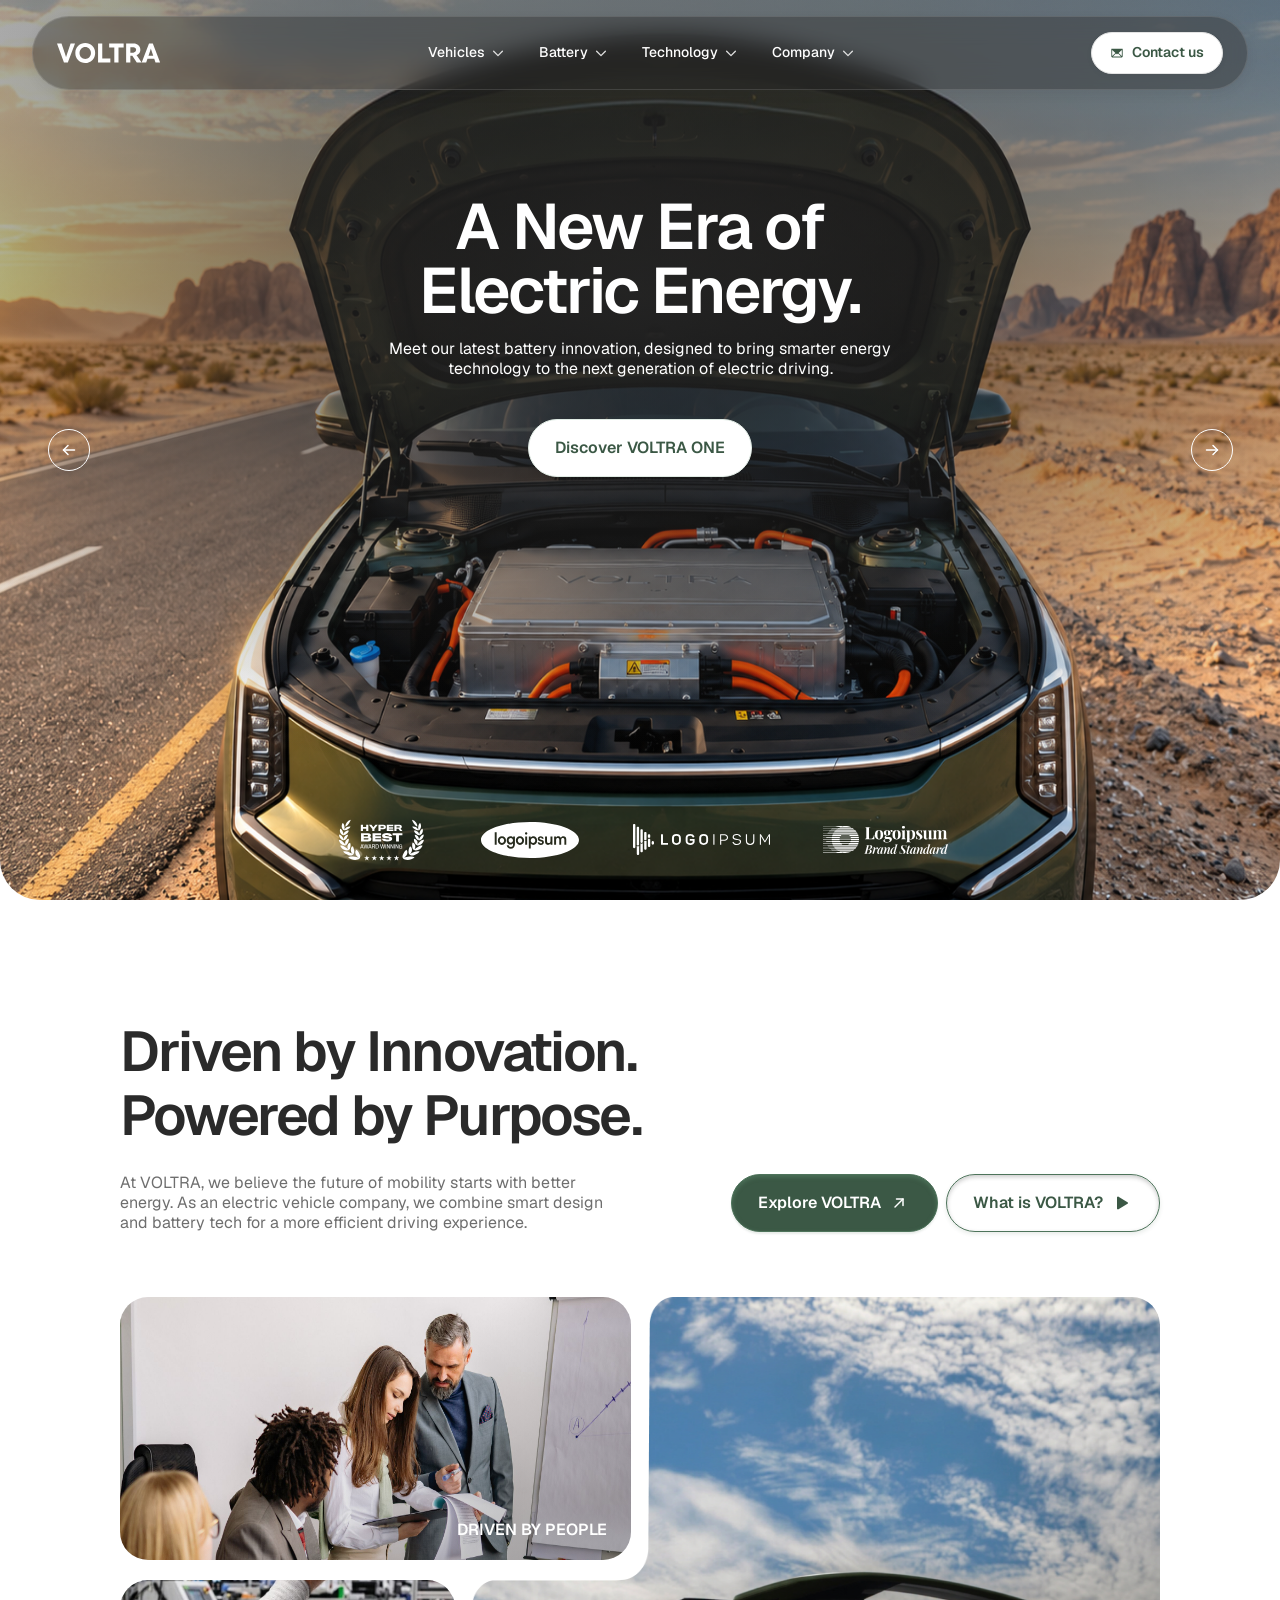
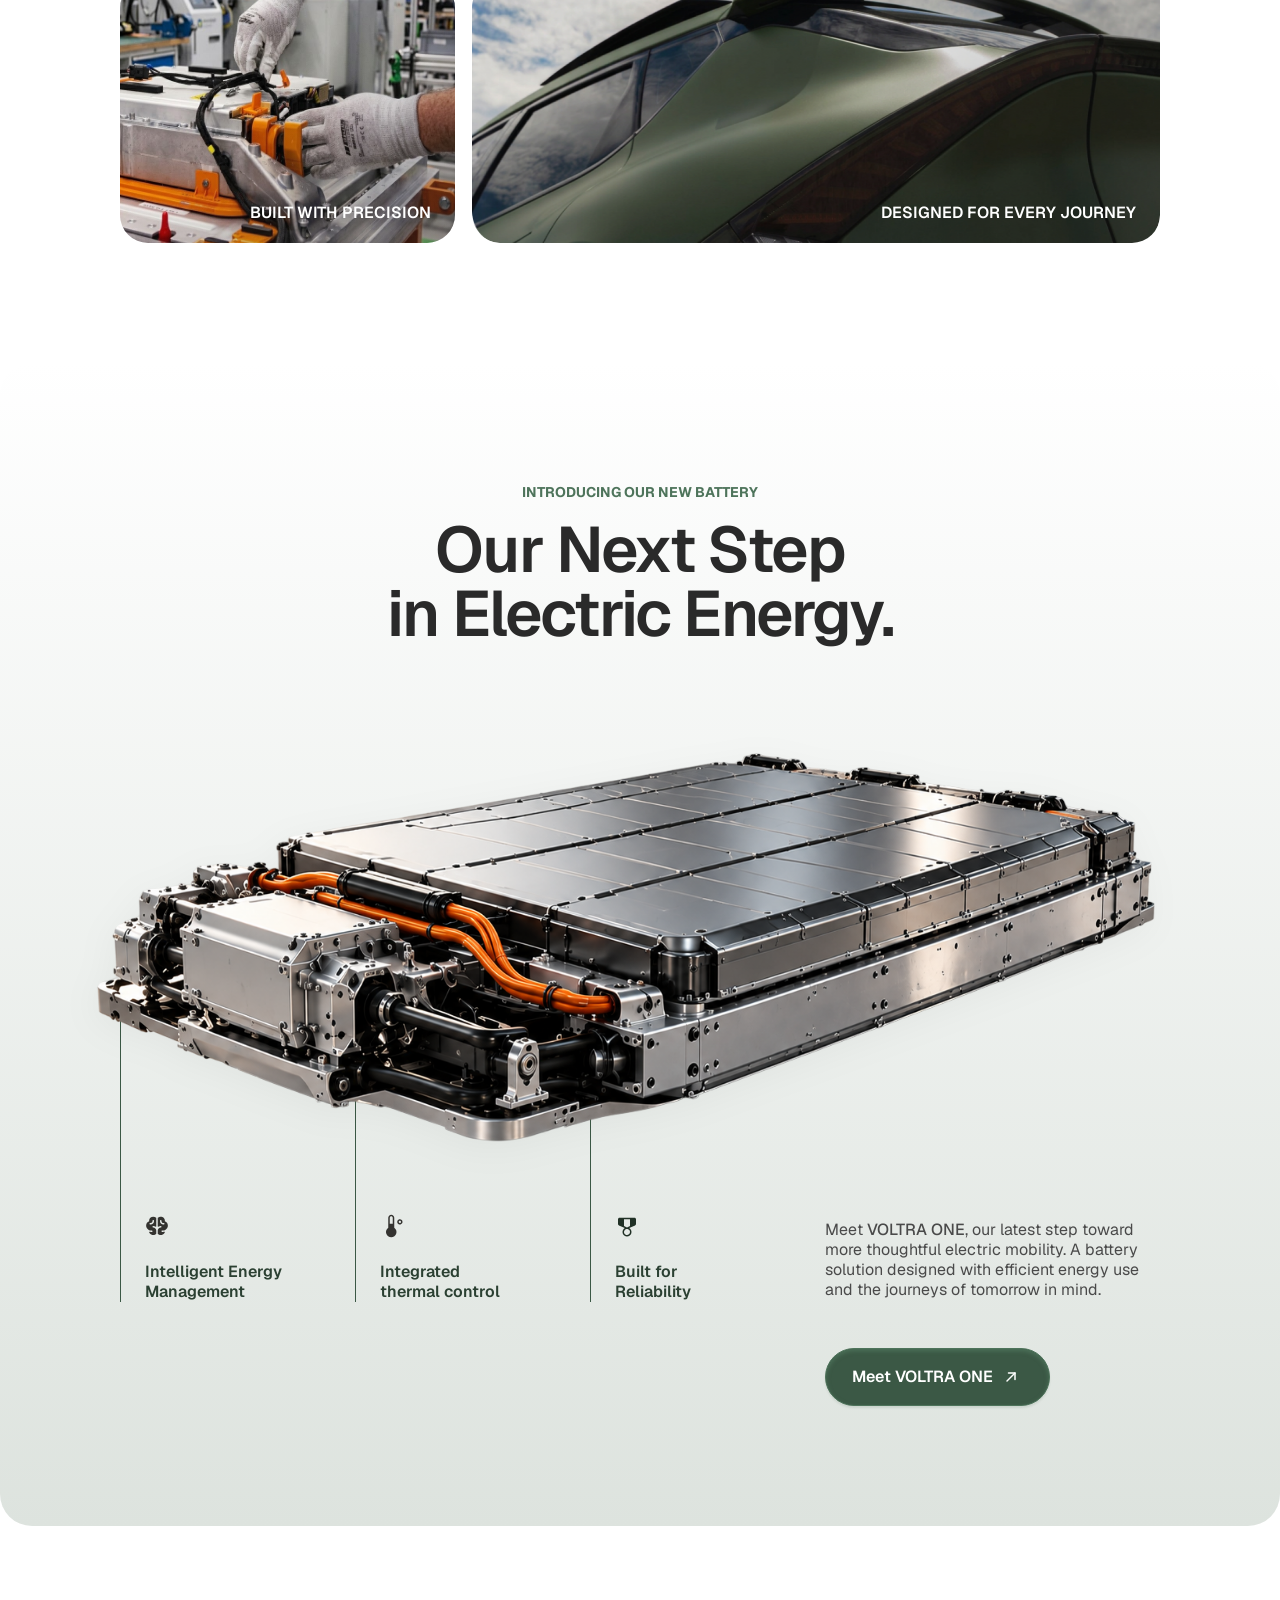
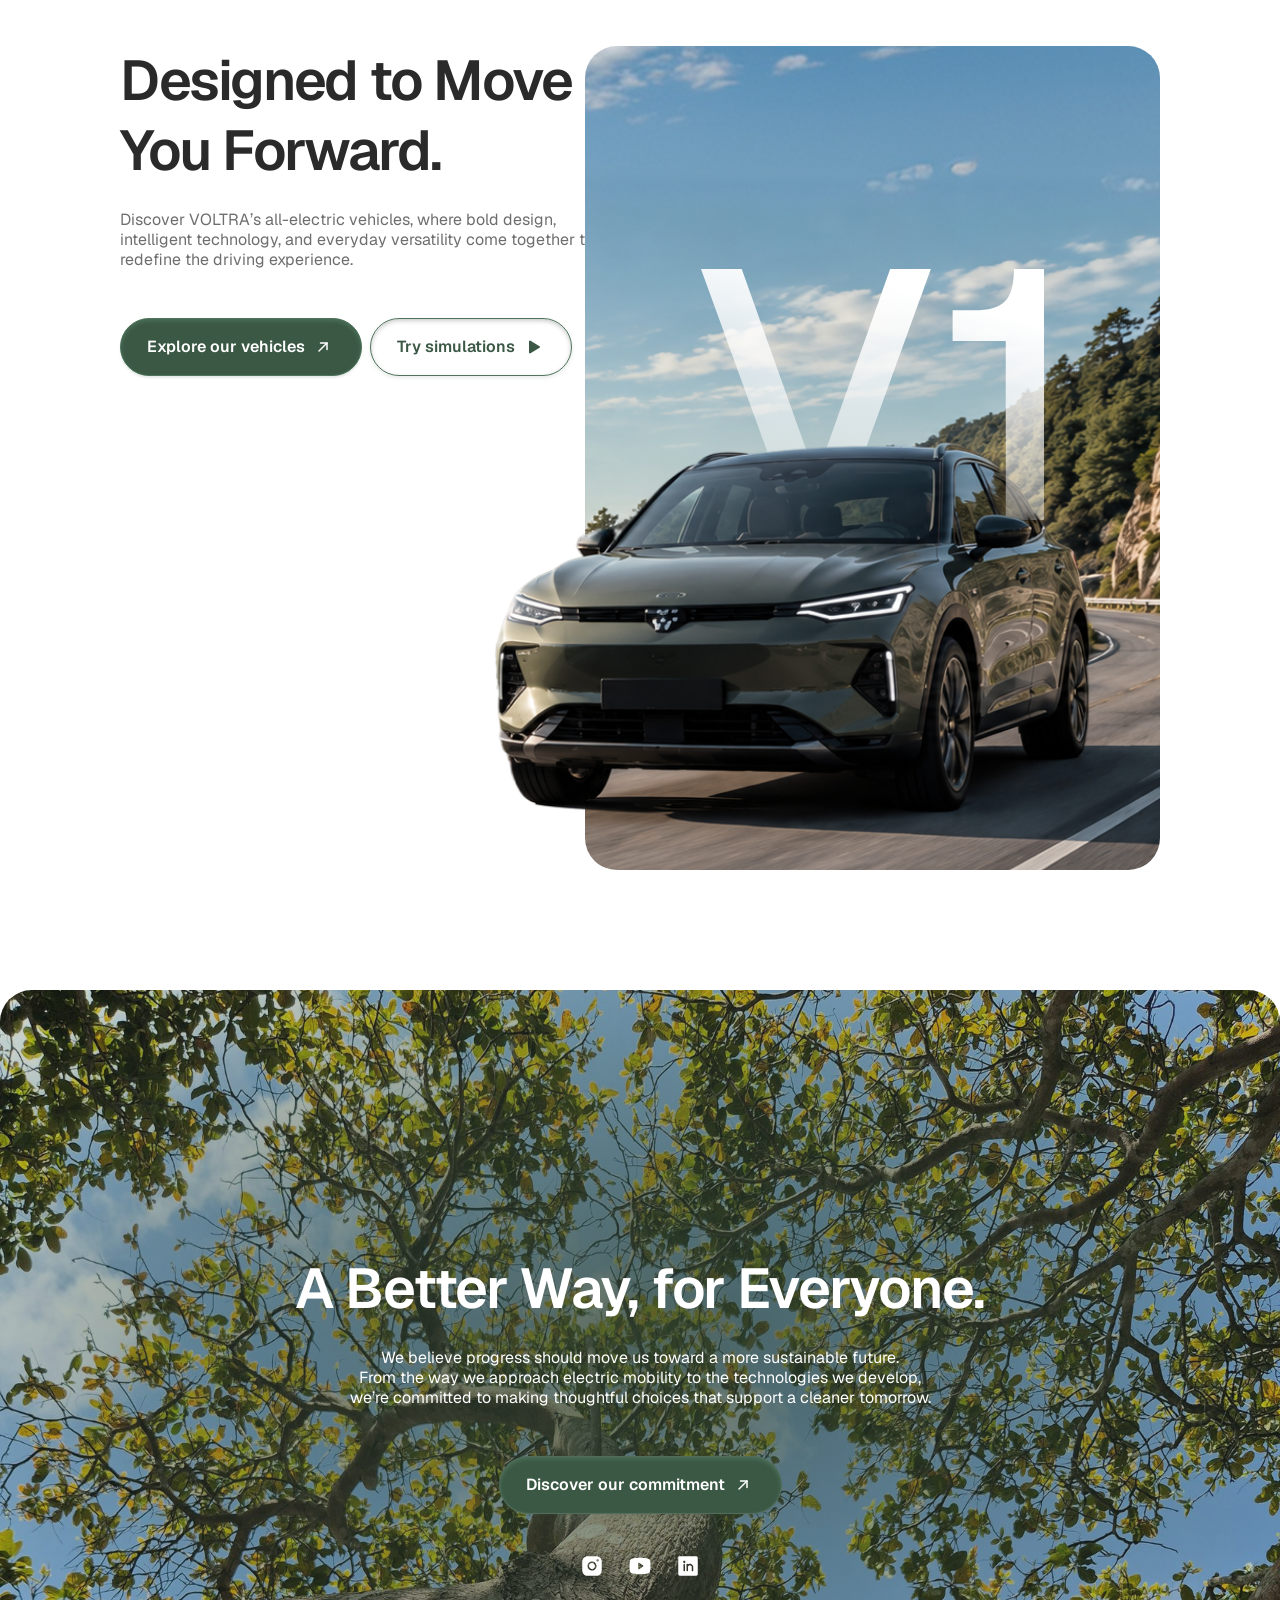
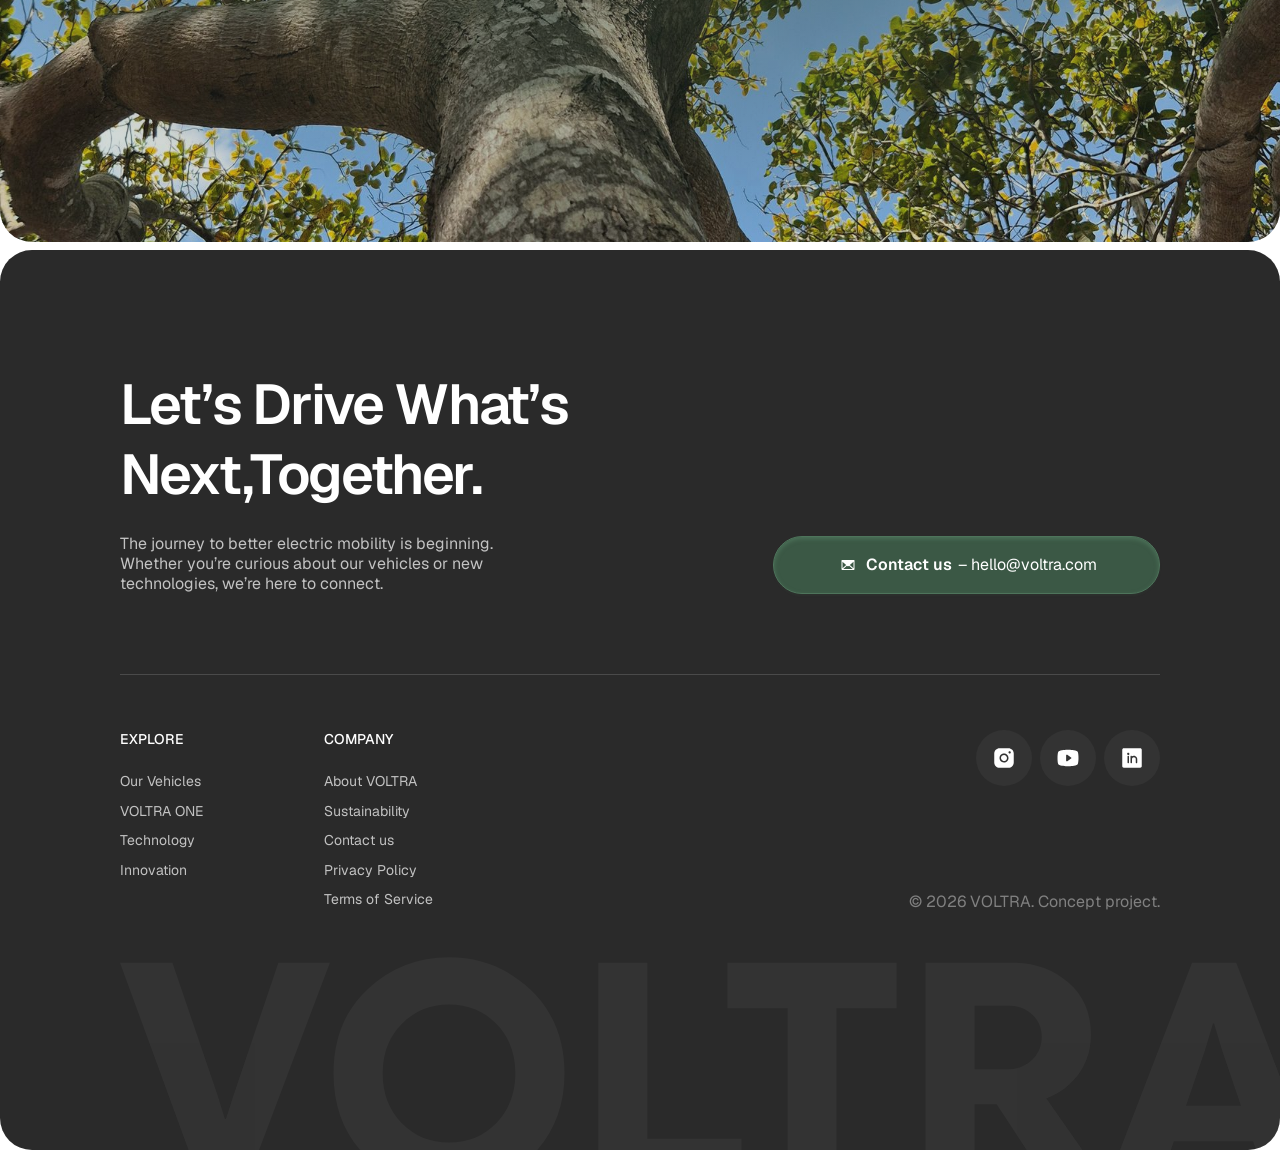
<file: index.html>
<!DOCTYPE html>
<html lang="en">
  <head>
    <meta charset="UTF-8">
    <meta name="viewport" content="width=device-width, initial-scale=1">
    <meta name="description" content="VOLTRA — thoughtful electric mobility, intelligent battery technology, and a cleaner tomorrow.">
    <title>
      VOLTRA — A New Era of Electric Energy
    </title>
    <link rel="stylesheet" href="styles.css">
    <link rel="stylesheet" href="navigation.css">
    <script src="navigation.js" defer></script>
    <script src="script.js" defer>
    </script>
  </head>
  <body>
    <a class="skip-link" href="#main">Skip to content</a>
    <div class="page">
      <header class="navbar-fixed" id="navbar">
    <a href="#home" class="nav-brand" aria-label="VOLTRA Home">
      <img src="assets/navigation/voltra-nav-logo.svg" alt="VOLTRA" class="nav-logo">
    </a>

    <nav aria-label="Main Navigation">
      <ul class="nav-menu" id="nav-menu">
        <li class="nav-item">
          <button type="button" class="nav-link" aria-expanded="false" aria-controls="nav-dropdown-1">
            <span>Vehicles</span>
            <img src="assets/navigation/caret-down.svg" alt="" class="nav-caret">
          </button>
          <ul class="nav-dropdown" id="nav-dropdown-1">
            <li class="nav-dropdown-item"><a>VOLTRA V1 (Electric SUV)</a></li>
            <li class="nav-dropdown-item"><a>VOLTRA GT (Sports)</a></li>
            <li class="nav-dropdown-item"><a>Compare Models</a></li>
          </ul>
        </li>

        <li class="nav-item">
          <button type="button" class="nav-link" aria-expanded="false" aria-controls="nav-dropdown-2">
            <span>Battery</span>
            <img src="assets/navigation/caret-down.svg" alt="" class="nav-caret">
          </button>
          <ul class="nav-dropdown" id="nav-dropdown-2">
            <li class="nav-dropdown-item"><a>VOLTRA ONE Architecture</a></li>
            <li class="nav-dropdown-item"><a>Thermal Control</a></li>
            <li class="nav-dropdown-item"><a>Charging Ecosystem</a></li>
          </ul>
        </li>

        <li class="nav-item">
          <button type="button" class="nav-link" aria-expanded="false" aria-controls="nav-dropdown-3">
            <span>Technology</span>
            <img src="assets/navigation/caret-down.svg" alt="" class="nav-caret">
          </button>
          <ul class="nav-dropdown" id="nav-dropdown-3">
            <li class="nav-dropdown-item"><a>Autonomous Drive</a></li>
            <li class="nav-dropdown-item"><a>Energy Management</a></li>
            <li class="nav-dropdown-item"><a>Software Updates</a></li>
          </ul>
        </li>

        <li class="nav-item">
          <button type="button" class="nav-link" aria-expanded="false" aria-controls="nav-dropdown-4">
            <span>Company</span>
            <img src="assets/navigation/caret-down.svg" alt="" class="nav-caret">
          </button>
          <ul class="nav-dropdown" id="nav-dropdown-4">
            <li class="nav-dropdown-item"><a>About VOLTRA</a></li>
            <li class="nav-dropdown-item"><a>Sustainability</a></li>
            <li class="nav-dropdown-item"><a>Careers & News</a></li>
          </ul>
        </li>
      </ul>
    </nav>

    <a class="nav-cta-btn" href="#contact" aria-label="Contact Us">
      <img src="assets/navigation/envelope-nav.svg" alt="" class="cta-icon">
      <span>Contact us</span>
    </a>

    <button class="mobile-nav-toggle" aria-label="Toggle navigation menu" aria-expanded="false" aria-controls="nav-menu">
      <span></span>
      <span></span>
      <span></span>
    </button>
  </header>
      <main id="main">
        <section class="hero" id="home" aria-label="VOLTRA highlights">
          <div class="hero-picture">
            <img src="assets/image.png" alt="An electric vehicle with its hood open on a desert road" id="hero-image">
          </div>
          <div class="hero-overlay">
          </div>
          <div class="hero-content" aria-live="polite">
            <h1>A New Era of<br>Electric Energy.</h1>
            <p>Meet our latest battery innovation, designed to bring smarter energy<br class="desktop-break"> technology to the next generation of electric driving.</p>
            <a class="button button-white" href="#battery">Discover VOLTRA ONE</a>
          </div>
          <button class="slider-arrow previous" aria-label="Previous highlight"><img src="assets/arrow-left.svg" alt="" ></button>
          <button class="slider-arrow next" aria-label="Next highlight"><img src="assets/arrow-right.svg" alt="" ></button>
          <div class="partners" aria-label="Technology partners">
            <img src="assets/logo.svg" alt="Partner" >
            <div class="partner-two">
              <img src="assets/logotype.svg" alt="Partner" >
            </div>
            <div class="partner-three">
              <img src="assets/logomark.svg" alt="" >
              <img src="assets/logotype1.svg" alt="Partner" >
            </div>
            <div class="partner-four">
              <img src="assets/vector2.svg" alt="" >
              <img src="assets/vector.svg" alt="Partner" >
            </div>
          </div>
        </section>
        <section class="about container" id="about">
          <h2>Driven by Innovation.<br>Powered by Purpose.</h2>
          <div class="about-row">
            <p>At VOLTRA, we believe the future of mobility starts with better energy. As an electric vehicle company, we combine smart design and battery tech for a more efficient driving experience.</p>
            <div class="button-group">
              <a class="button">Explore VOLTRA <img src="assets/arrow-up-right.svg" alt="" ></a>
              <button class="button button-outline">What is VOLTRA? <img src="assets/play.svg" alt="" ></button>
            </div>
          </div>
          <div class="media-grid">
            <figure class="people">
              <div class="crop">
                <img src="assets/media1.png" alt="VOLTRA designers collaborating in the studio" loading="lazy">
              </div>
              <figcaption>Driven by People</figcaption>
            </figure>
            <figure class="precision">
              <div class="crop">
                <img src="assets/media2.png" alt="Precision manufacturing of electric vehicle components" loading="lazy">
              </div>
              <figcaption>Built with Precision</figcaption>
            </figure>
            <figure class="journey">
              <img src="assets/media.png" alt="An electric VOLTRA vehicle beneath an open sky" loading="lazy">
              <figcaption>Designed for Every Journey</figcaption>
            </figure>
          </div>
        </section>
        <section class="battery" id="battery">
          <div class="battery-heading">
            <p class="eyebrow">Introducing our new battery</p>
            <h2>Our Next Step<br>in Electric Energy.</h2>
          </div>
          <div class="battery-image">
            <img src="assets/image1.png" alt="VOLTRA ONE electric vehicle battery pack" loading="lazy">
          </div>
          <div class="battery-bottom container">
            <div class="features" id="features">
              <article>
                <img src="assets/brain.svg" alt="" >
                <h3>Intelligent Energy<br>Management</h3>
              </article>
              <article>
                <img src="assets/thermometer.svg" alt="" >
                <h3>Integrated<br>thermal control</h3>
              </article>
              <article>
                <img src="assets/medal-military.svg" alt="" >
                <h3>Built for<br>Reliability</h3>
              </article>
            </div>
            <div class="battery-description">
              <p>Meet <strong>VOLTRA ONE</strong>, our latest step toward more thoughtful electric mobility. A battery solution designed with efficient energy use and the journeys of tomorrow in mind.</p>
              <a class="button" href="product.html">Meet VOLTRA ONE <img src="assets/arrow-up-right.svg" alt="" ></a>
            </div>
          </div>
        </section>
        <section class="vehicles container" id="vehicles">
          <div class="vehicle-content">
            <h2>Designed to Move<br>You Forward.</h2>
            <p>Discover VOLTRA’s all-electric vehicles, where bold design, intelligent technology, and everyday versatility come together to redefine the driving experience.</p>
            <div class="button-group">
              <button class="button">Explore our vehicles <img src="assets/arrow-up-right.svg" alt="" ></button>
              <button class="button button-outline">Try simulations <img src="assets/play.svg" alt="" ></button>
            </div>
          </div>
          <div class="vehicle-media">
            <div class="vehicle-base">
              <img src="assets/base.png" alt="Mountain road landscape" loading="lazy">
            </div>
            <div class="vehicle-type">
              <img src="assets/type.svg" alt="V1" >
            </div>
            <div class="vehicle-cropped">
              <img src="assets/cropped.png" alt="VOLTRA V1 electric SUV on a mountain road" loading="lazy">
            </div>
          </div>
        </section>
        <section class="sustainability" id="sustainability">
          <div class="sustainability-picture">
            <img src="assets/sustainability.png" alt="Sunlight filtering through a green forest canopy" loading="lazy">
          </div>
          <div class="sustainability-overlay">
          </div>
          <div class="sustainability-content">
            <h2>A Better Way, for Everyone.</h2>
            <p>We believe progress should move us toward a more sustainable future.<br>From the way we approach electric mobility to the technologies we develop, we’re committed to making thoughtful choices that support a cleaner tomorrow.</p>
            <button class="button">Discover our commitment <img src="assets/arrow-up-right.svg" alt="" ></button>
            <div class="socials">
              <button class="social" aria-label="instagram" data-info="social"><img src="assets/instagram-logo.svg" alt="" ></button>
              <button class="social" aria-label="youtube" data-info="social"><img src="assets/youtube-logo.svg" alt="" ></button>
              <button class="social" aria-label="linkedin" data-info="social"><img src="assets/linkedin-logo.svg" alt="" ></button>
            </div>
          </div>
        </section>
      </main>
      <footer id="contact">
        <div class="footer-inner container">
          <div class="contact-row">
            <div>
              <h2>Let’s Drive What’s<br>Next,Together.</h2>
              <p>The journey to better electric mobility is beginning. Whether you’re curious about our vehicles or new technologies, we’re here to connect.</p>
            </div>
            <a class="button contact-button" href="mailto:hello@voltra.com"><img src="assets/envelope.svg" alt="" >Contact us <span>– hello@voltra.com</span></a>
          </div>
          <div class="separator">
            <img src="assets/separator.svg" alt="" >
          </div>
          <div class="footer-row">
            <nav class="footer-links" aria-label="Footer navigation">
              <div>
                <h3>Explore</h3>
                <a href="#vehicles">Our Vehicles</a>
                <a href="product.html">VOLTRA ONE</a>
                <a href="#features">Technology</a>
                <a href="#about">Innovation</a>
              </div>
              <div>
                <h3>Company</h3>
                <a href="#about">About VOLTRA</a>
                <a href="#sustainability">Sustainability</a>
                <a href="mailto:hello@voltra.com">Contact us</a>
                <button data-dialog="privacy">Privacy Policy</button>
                <button data-dialog="terms">Terms of Service</button>
              </div>
            </nav>
            <div class="socials">
              <button class="social" aria-label="instagram" data-info="social"><img src="assets/instagram-logo.svg" alt="" ></button>
              <button class="social" aria-label="youtube" data-info="social"><img src="assets/youtube-logo.svg" alt="" ></button>
              <button class="social" aria-label="linkedin" data-info="social"><img src="assets/linkedin-logo.svg" alt="" ></button>
            </div>
          </div>
          <p class="copyright">© 2026 VOLTRA. Concept project.</p>
          <div class="footer-wordmark">
            <img src="assets/logo1.svg" alt="VOLTRA" >
          </div>
        </div>
      </footer>
    </div>
    <dialog id="detail-dialog" aria-labelledby="dialog-title">
      <button class="dialog-close" aria-label="Close dialog">×</button>
      <div id="dialog-content">
      </div>
    </dialog>
  </body>
</html>
</file>
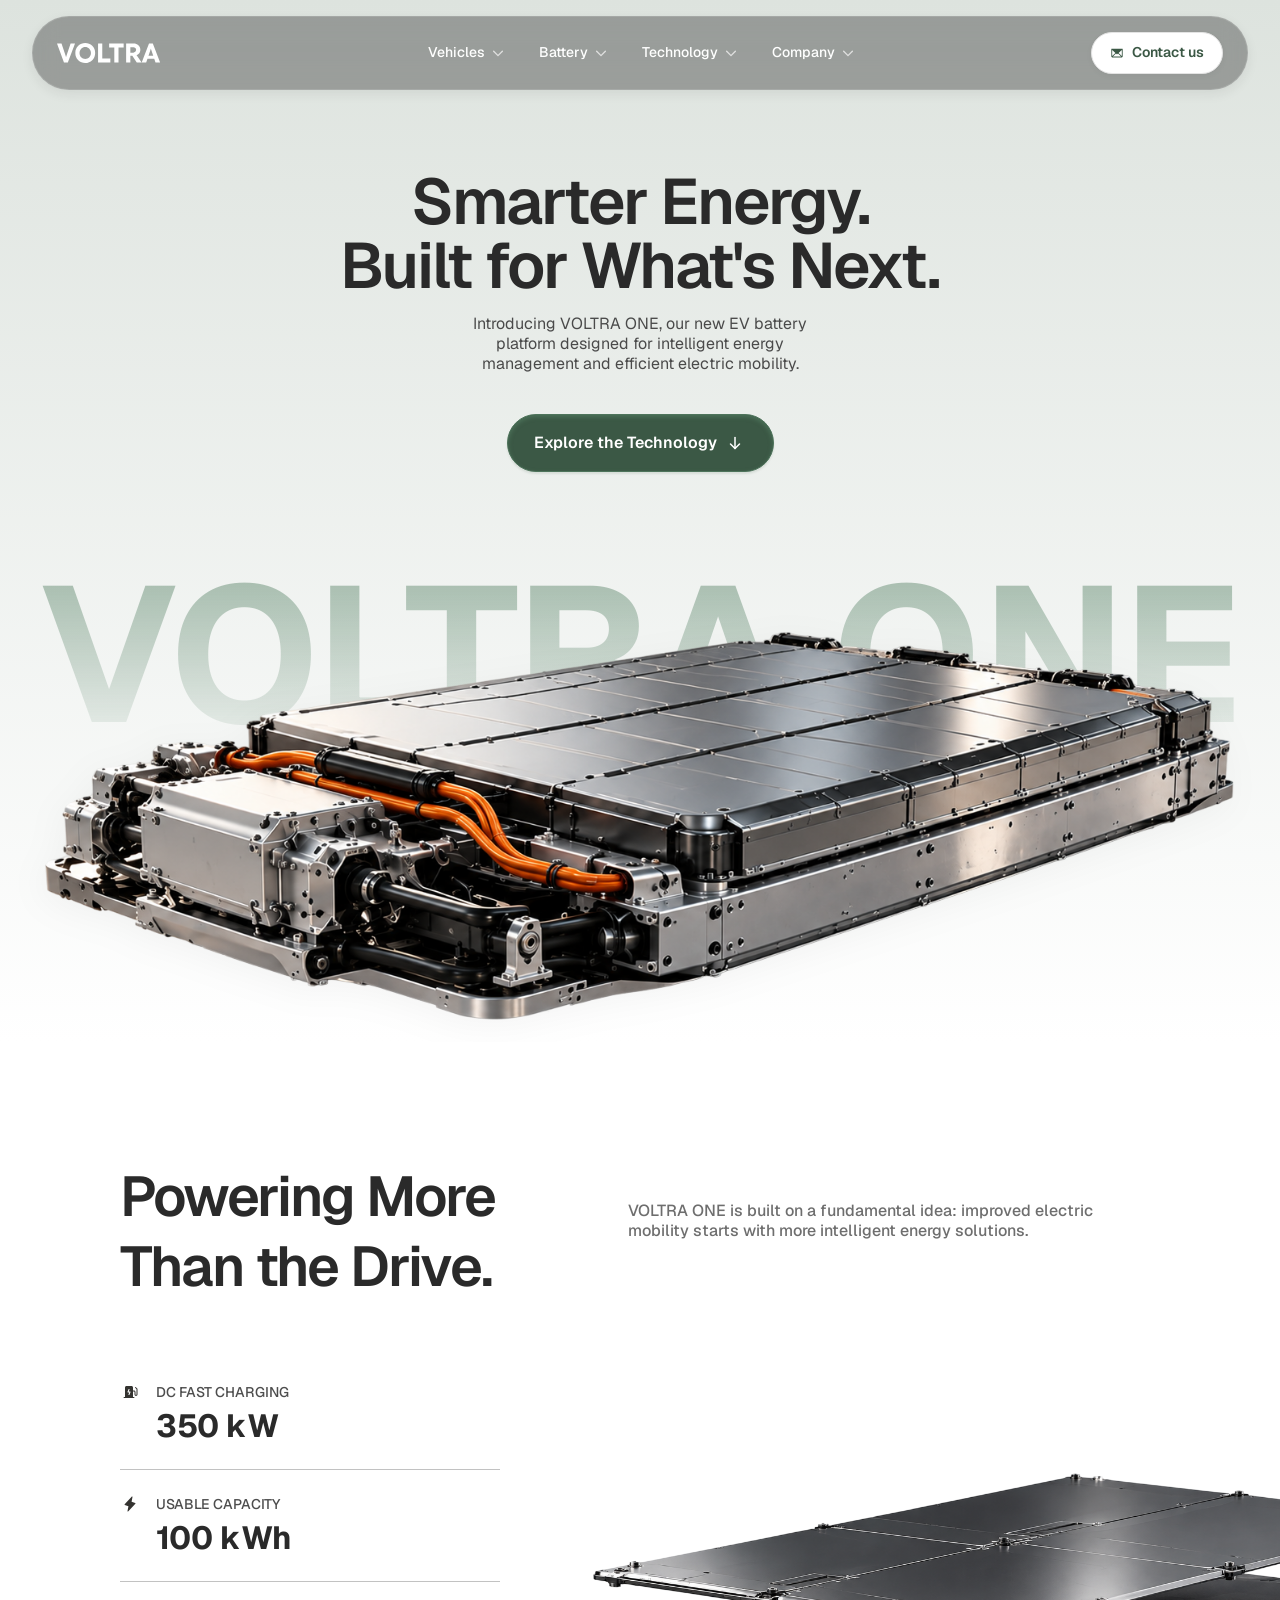
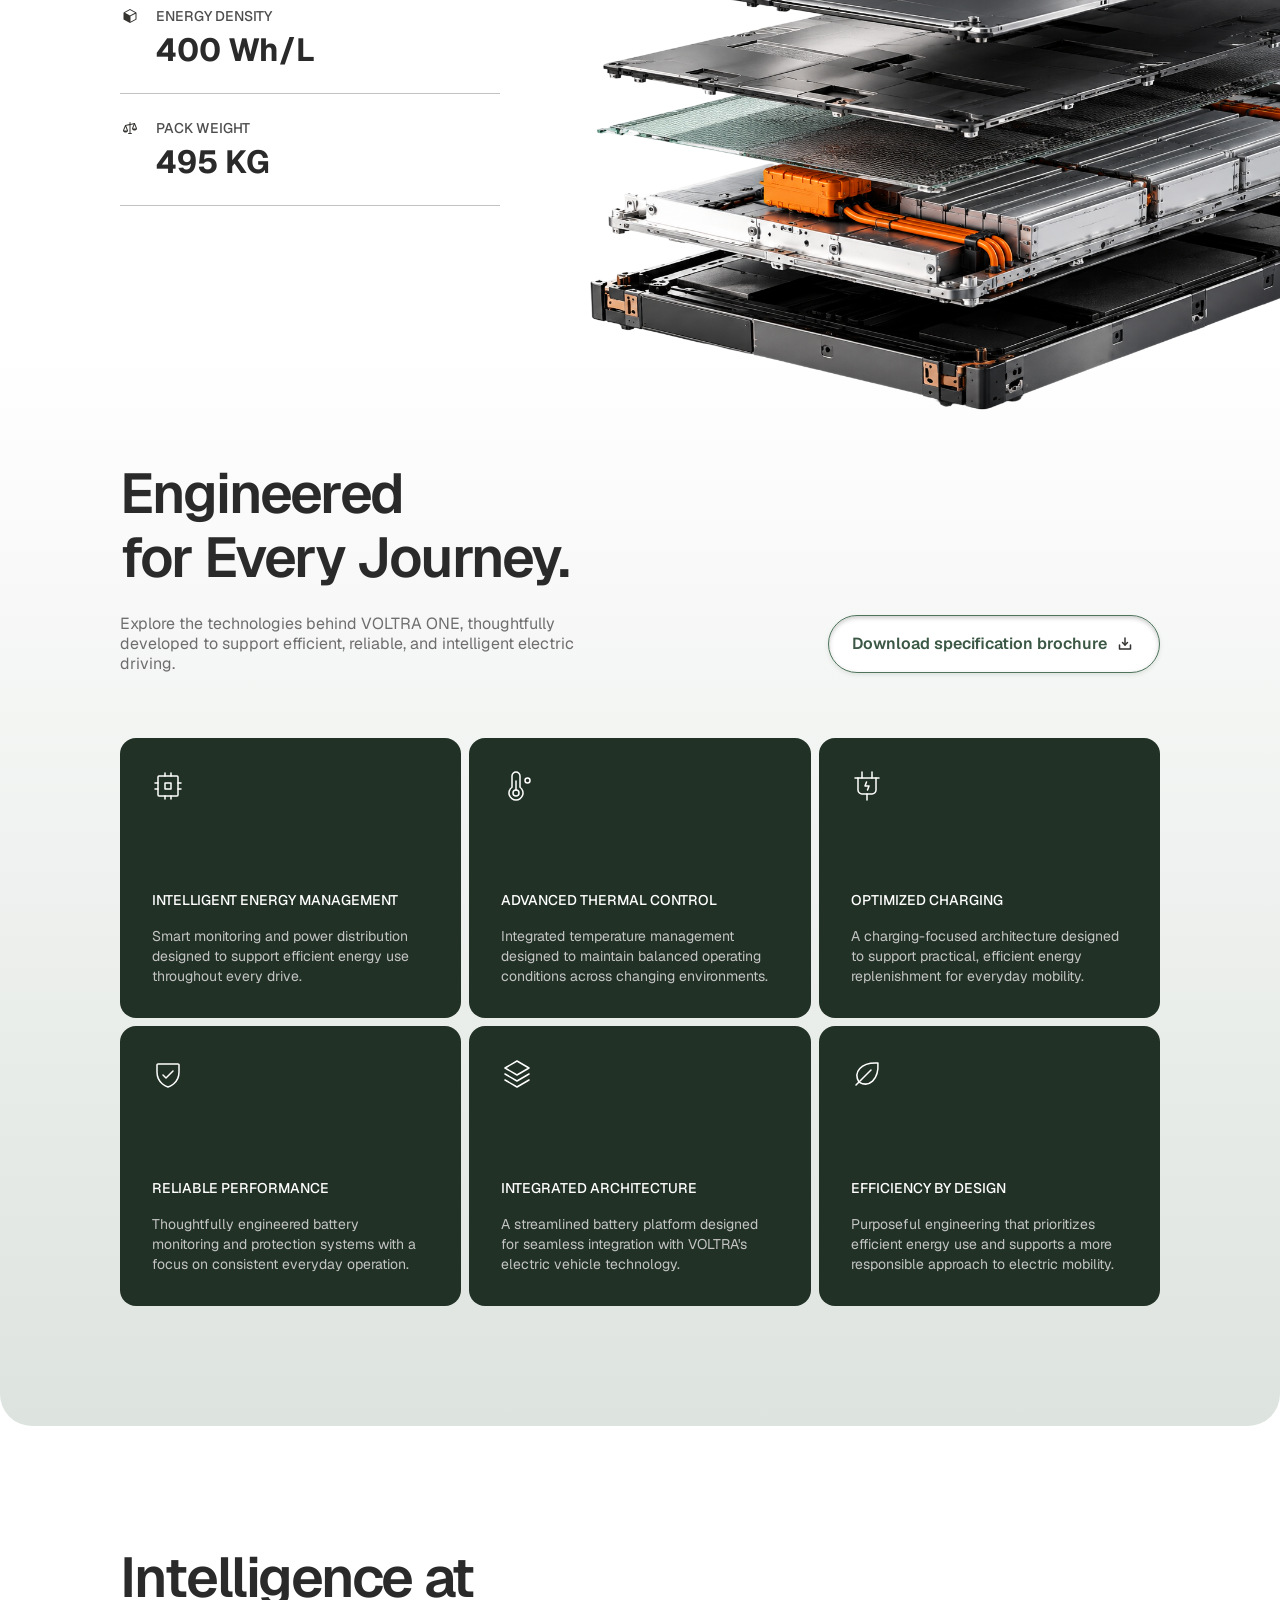
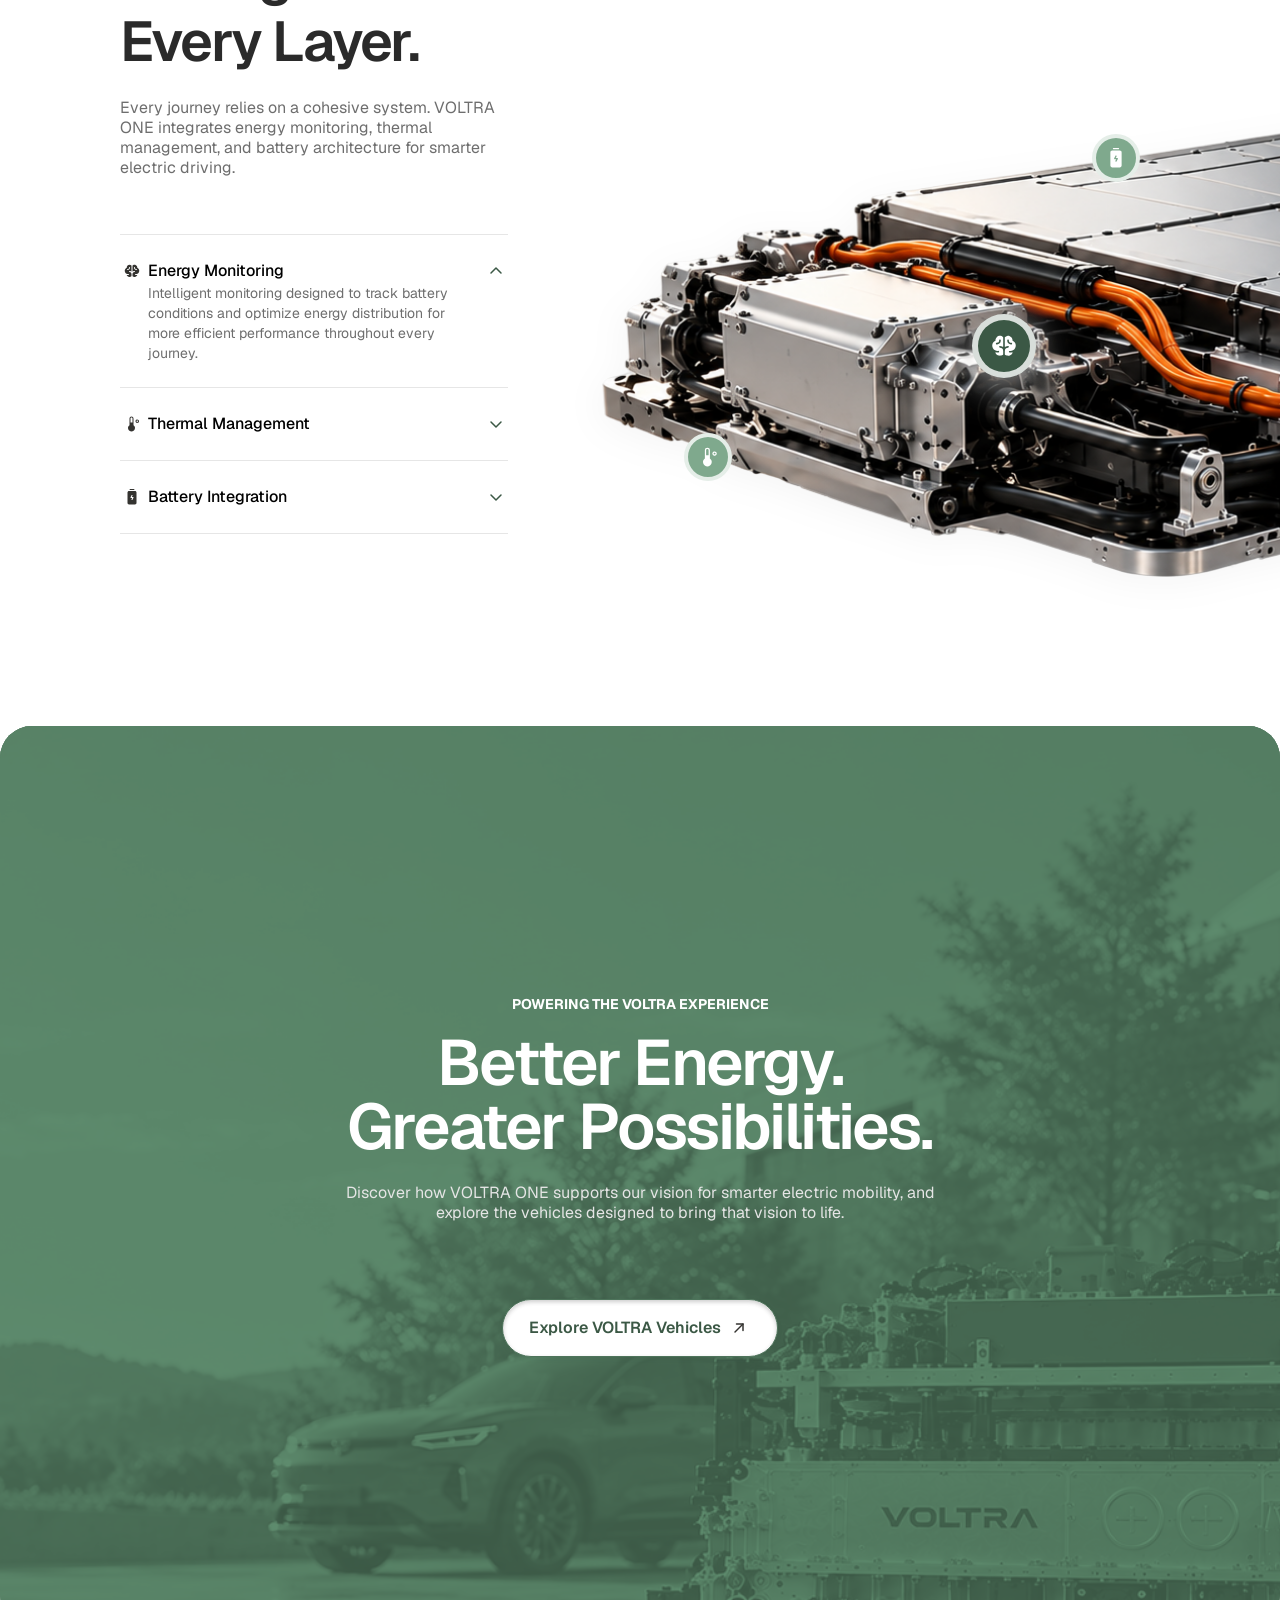
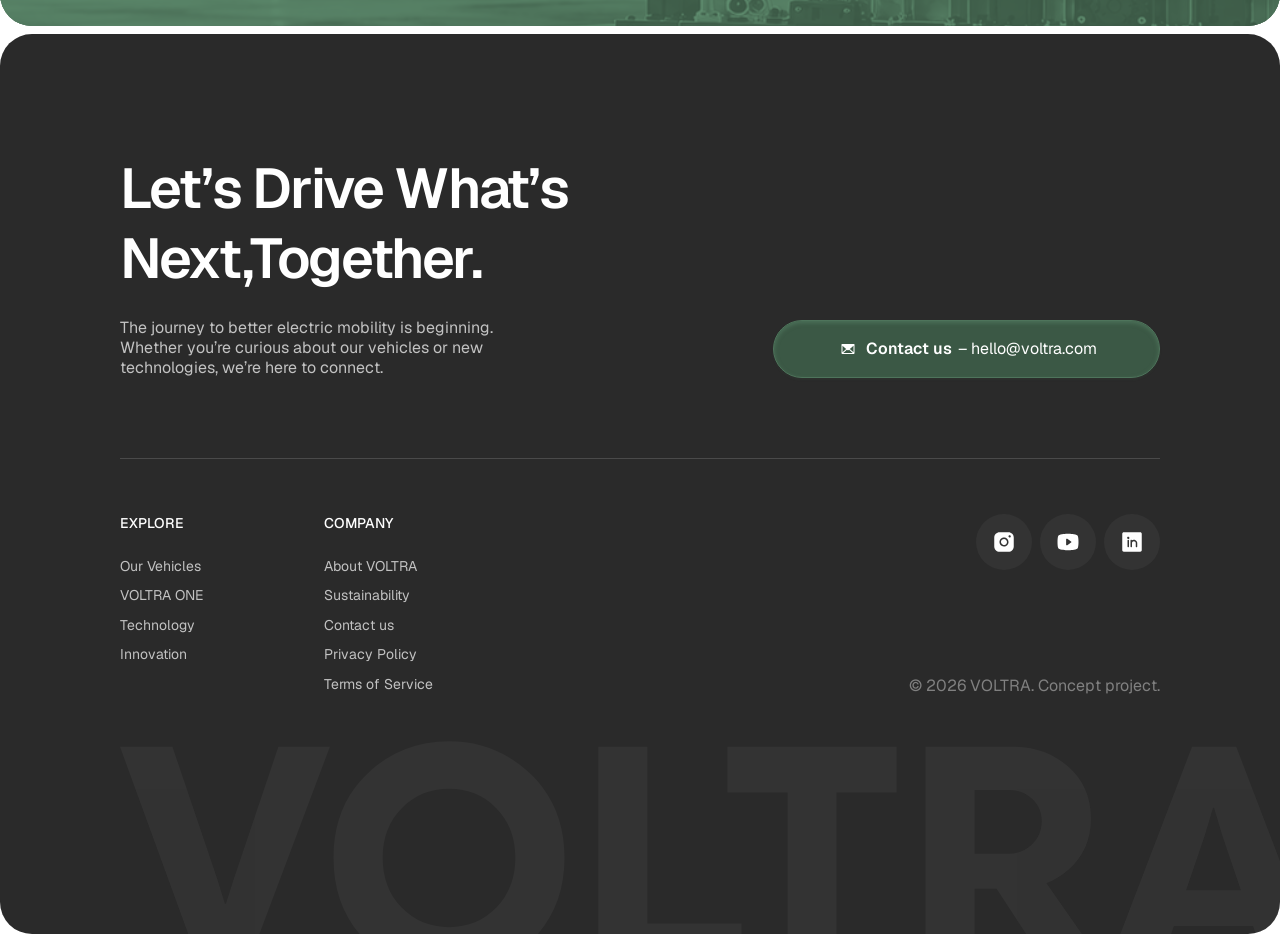
<file: product.html>
<!DOCTYPE html>
<html lang="en">
<head>
  <meta charset="UTF-8">
  <meta name="viewport" content="width=device-width, initial-scale=1">
  <meta name="description" content="Meet VOLTRA ONE — intelligent battery technology built for what's next.">
  <title>VOLTRA ONE — Smarter Energy</title>
  <link rel="stylesheet" href="styles.css">
    <link rel="stylesheet" href="navigation.css">
  <link rel="stylesheet" href="product.css">
  <script src="navigation.js" defer></script>
    <script src="script.js" defer></script>
  <script src="product.js" defer></script>
</head>
<body>
<a class="skip-link" href="#main">Skip to content</a>
<div class="page product-page">
<header class="navbar-fixed" id="navbar">
    <a href="index.html" class="nav-brand" aria-label="VOLTRA Home">
      <img src="assets/navigation/voltra-nav-logo.svg" alt="VOLTRA" class="nav-logo">
    </a>

    <nav aria-label="Main Navigation">
      <ul class="nav-menu" id="nav-menu">
        <li class="nav-item">
          <button type="button" class="nav-link" aria-expanded="false" aria-controls="nav-dropdown-1">
            <span>Vehicles</span>
            <img src="assets/navigation/caret-down.svg" alt="" class="nav-caret">
          </button>
          <ul class="nav-dropdown" id="nav-dropdown-1">
            <li class="nav-dropdown-item"><a href="index.html#vehicles">VOLTRA V1 (Electric SUV)</a></li>
            <li class="nav-dropdown-item"><a href="index.html#vehicles">VOLTRA GT (Sports)</a></li>
            <li class="nav-dropdown-item"><a href="index.html#vehicles">Compare Models</a></li>
          </ul>
        </li>

        <li class="nav-item">
          <button type="button" class="nav-link" aria-expanded="false" aria-controls="nav-dropdown-2">
            <span>Battery</span>
            <img src="assets/navigation/caret-down.svg" alt="" class="nav-caret">
          </button>
          <ul class="nav-dropdown" id="nav-dropdown-2">
            <li class="nav-dropdown-item"><a href="product.html#product">VOLTRA ONE Architecture</a></li>
            <li class="nav-dropdown-item"><a href="product.html#intelligence">Thermal Control</a></li>
            <li class="nav-dropdown-item"><a href="product.html#specifications">Charging Ecosystem</a></li>
          </ul>
        </li>

        <li class="nav-item">
          <button type="button" class="nav-link" aria-expanded="false" aria-controls="nav-dropdown-3">
            <span>Technology</span>
            <img src="assets/navigation/caret-down.svg" alt="" class="nav-caret">
          </button>
          <ul class="nav-dropdown" id="nav-dropdown-3">
            <li class="nav-dropdown-item"><a href="index.html#about">Autonomous Drive</a></li>
            <li class="nav-dropdown-item"><a href="product.html#technology">Energy Management</a></li>
            <li class="nav-dropdown-item"><a href="index.html#about">Software Updates</a></li>
          </ul>
        </li>

        <li class="nav-item">
          <button type="button" class="nav-link" aria-expanded="false" aria-controls="nav-dropdown-4">
            <span>Company</span>
            <img src="assets/navigation/caret-down.svg" alt="" class="nav-caret">
          </button>
          <ul class="nav-dropdown" id="nav-dropdown-4">
            <li class="nav-dropdown-item"><a href="index.html#about">About VOLTRA</a></li>
            <li class="nav-dropdown-item"><a href="index.html#sustainability">Sustainability</a></li>
            <li class="nav-dropdown-item"><a href="#contact">Careers & News</a></li>
          </ul>
        </li>
      </ul>
    </nav>

    <a class="nav-cta-btn" href="#contact" aria-label="Contact Us">
      <img src="assets/navigation/envelope-nav.svg" alt="" class="cta-icon">
      <span>Contact us</span>
    </a>

    <button class="mobile-nav-toggle" aria-label="Toggle navigation menu" aria-expanded="false" aria-controls="nav-menu">
      <span></span>
      <span></span>
      <span></span>
    </button>
  </header>
<main id="main">
  <section class="product-hero" id="product">
    <div class="product-intro"><h1>Smarter Energy.<br>Built for What's Next.</h1><p>Introducing VOLTRA ONE, our new EV battery platform designed for intelligent energy management and efficient electric mobility.</p><a class="button" href="#specifications">Explore the Technology <img src="assets/product/arrow-down.svg" alt=""></a></div>
    <p class="product-name" aria-hidden="true">VOLTRA ONE</p>
    <div class="product-art"><img src="assets/product/image1.png" alt="VOLTRA ONE electric vehicle battery platform"></div>
  </section>
  <section class="product-specs container" id="specifications">
    <div class="spec-heading"><h2>Powering More<br>Than the Drive.</h2><p>VOLTRA ONE is built on a fundamental idea: improved electric mobility starts with more intelligent energy solutions.</p></div>
    <dl class="spec-list"><div><img src="assets/product/charging-station.svg" alt=""><div><dt>DC Fast Charging</dt><dd>350 kW</dd></div></div>
<div><img src="assets/product/lightning.svg" alt=""><div><dt>Usable Capacity</dt><dd>100 kWh</dd></div></div>
<div><img src="assets/product/cube.svg" alt=""><div><dt>Energy Density</dt><dd>400 Wh/L</dd></div></div>
<div><img src="assets/product/scales.svg" alt=""><div><dt>Pack Weight</dt><dd>495 KG</dd></div></div></dl>
    <div class="exploded-battery"><img src="assets/product/image.png" alt="Exploded view of the VOLTRA ONE battery layers" loading="lazy"></div>
  </section>
  <section class="product-features" id="technology"><div class="container">
    <h2>Engineered<br>for Every Journey.</h2>
    <div class="product-feature-heading"><p>Explore the technologies behind VOLTRA ONE, thoughtfully developed to support efficient, reliable, and intelligent electric driving.</p><a class="button button-outline">Download specification brochure <img src="assets/product/download-simple.svg" alt=""></a></div>
    <div class="feature-cards"><article class="feature-card"><img src="assets/product/cpu.svg" alt=""><div><h3>Intelligent Energy Management</h3><p>Smart monitoring and power distribution designed to support efficient energy use throughout every drive.</p></div></article>
<article class="feature-card"><img src="assets/product/thermometer.svg" alt=""><div><h3>Advanced Thermal Control</h3><p>Integrated temperature management designed to maintain balanced operating conditions across changing environments.</p></div></article>
<article class="feature-card"><img src="assets/product/plug-charging.svg" alt=""><div><h3>Optimized Charging</h3><p>A charging-focused architecture designed to support practical, efficient energy replenishment for everyday mobility.</p></div></article>
<article class="feature-card"><img src="assets/product/shield-check.svg" alt=""><div><h3>Reliable Performance</h3><p>Thoughtfully engineered battery monitoring and protection systems with a focus on consistent everyday operation.</p></div></article>
<article class="feature-card"><img src="assets/product/stack.svg" alt=""><div><h3>Integrated Architecture</h3><p>A streamlined battery platform designed for seamless integration with VOLTRA's electric vehicle technology.</p></div></article>
<article class="feature-card"><img src="assets/product/leaf.svg" alt=""><div><h3>Efficiency by Design</h3><p>Purposeful engineering that prioritizes efficient energy use and supports a more responsible approach to electric mobility.</p></div></article></div>
  </div></section>
  <section class="product-layers" id="intelligence">
    <div class="container"><div class="layers-heading"><h2>Intelligence at<br>Every Layer.</h2><p>Every journey relies on a cohesive system. VOLTRA ONE integrates energy monitoring, thermal management, and battery architecture for smarter electric driving.</p></div><div class="layer-accordion"><article class="layer-item"><button class="layer-trigger" data-layer="energy" aria-expanded="true" aria-controls="layer-energy"><img src="assets/product/brain.svg" alt=""><span>Energy Monitoring</span><img class="layer-caret" src="assets/product/caret-up.svg" alt=""></button><p class="layer-copy" id="layer-energy" >Intelligent monitoring designed to track battery conditions and optimize energy distribution for more efficient performance throughout every journey.</p></article>
<article class="layer-item"><button class="layer-trigger" data-layer="thermal" aria-expanded="false" aria-controls="layer-thermal"><img src="assets/product/thermometer1.svg" alt=""><span>Thermal Management</span><img class="layer-caret" src="assets/product/caret-down.svg" alt=""></button><p class="layer-copy" id="layer-thermal" hidden>Integrated temperature management designed to maintain balanced operating conditions across changing environments.</p></article>
<article class="layer-item"><button class="layer-trigger" data-layer="integration" aria-expanded="false" aria-controls="layer-integration"><img src="assets/product/battery-charging-vertical.svg" alt=""><span>Battery Integration</span><img class="layer-caret" src="assets/product/caret-down.svg" alt=""></button><p class="layer-copy" id="layer-integration" hidden>A streamlined battery platform designed for seamless integration with VOLTRA's electric vehicle technology.</p></article></div></div>
    <div class="layer-artwork"><div class="product-art"><img src="assets/product/image1.png" alt="A detailed view of the VOLTRA ONE battery" loading="lazy"></div>
      <button class="layer-hotspot" data-layer="thermal" aria-label="Explore thermal management" aria-pressed="false"><img src="assets/product/thermometer2.svg" alt=""></button>
      <button class="layer-hotspot" data-layer="energy" aria-label="Explore energy monitoring" aria-pressed="true"><img src="assets/product/brain1.svg" alt=""></button>
      <button class="layer-hotspot" data-layer="integration" aria-label="Explore battery integration" aria-pressed="false"><img src="assets/product/battery-charging-vertical1.svg" alt=""></button>
    </div>
  </section>
  <section class="product-experience">
    <div class="experience-background" aria-hidden="true"><img src="assets/product/image-background-mapped.png" alt="" id="experience-image"><canvas id="experience-gradient"></canvas></div>
    <div class="experience-content"><p class="eyebrow">Powering the VOLTRA Experience</p><h2>Better Energy.<br>Greater Possibilities.</h2><p>Discover how VOLTRA ONE supports our vision for smarter electric mobility, and explore the vehicles designed to bring that vision to life.</p><a class="button button-outline" href="index.html#vehicles">Explore VOLTRA Vehicles <img src="assets/product/arrow-up-right.svg" alt=""></a></div>
  </section>
</main>
<footer id="contact">
        <div class="footer-inner container">
          <div class="contact-row">
            <div>
              <h2>Let’s Drive What’s<br>Next,Together.</h2>
              <p>The journey to better electric mobility is beginning. Whether you’re curious about our vehicles or new technologies, we’re here to connect.</p>
            </div>
            <a class="button contact-button" href="mailto:hello@voltra.com"><img src="assets/product/envelope.svg" alt="" >Contact us <span>– hello@voltra.com</span></a>
          </div>
          <div class="separator">
            <img src="assets/product/separator.svg" alt="" >
          </div>
          <div class="footer-row">
            <nav class="footer-links" aria-label="Footer navigation">
              <div>
                <h3>Explore</h3>
                <a href="index.html#vehicles">Our Vehicles</a>
                <a href="#product">VOLTRA ONE</a>
                <a href="#technology">Technology</a>
                <a href="index.html#about">Innovation</a>
              </div>
              <div>
                <h3>Company</h3>
                <a href="index.html#about">About VOLTRA</a>
                <a href="index.html#sustainability">Sustainability</a>
                <a href="mailto:hello@voltra.com">Contact us</a>
                <button data-dialog="privacy">Privacy Policy</button>
                <button data-dialog="terms">Terms of Service</button>
              </div>
            </nav>
            <div class="socials">
              <button class="social" aria-label="instagram" data-info="social"><img src="assets/product/instagram-logo.svg" alt="" ></button>
              <button class="social" aria-label="youtube" data-info="social"><img src="assets/product/youtube-logo.svg" alt="" ></button>
              <button class="social" aria-label="linkedin" data-info="social"><img src="assets/product/linkedin-logo.svg" alt="" ></button>
            </div>
          </div>
          <p class="copyright">© 2026 VOLTRA. Concept project.</p>
          <div class="footer-wordmark">
            <img src="assets/product/logo.svg" alt="VOLTRA" >
          </div>
        </div>
      </footer>
</div>
<dialog id="detail-dialog" aria-labelledby="dialog-title">
      <button class="dialog-close" aria-label="Close dialog">×</button>
      <div id="dialog-content">
      </div>
    </dialog>
</body>
</html>
</file>
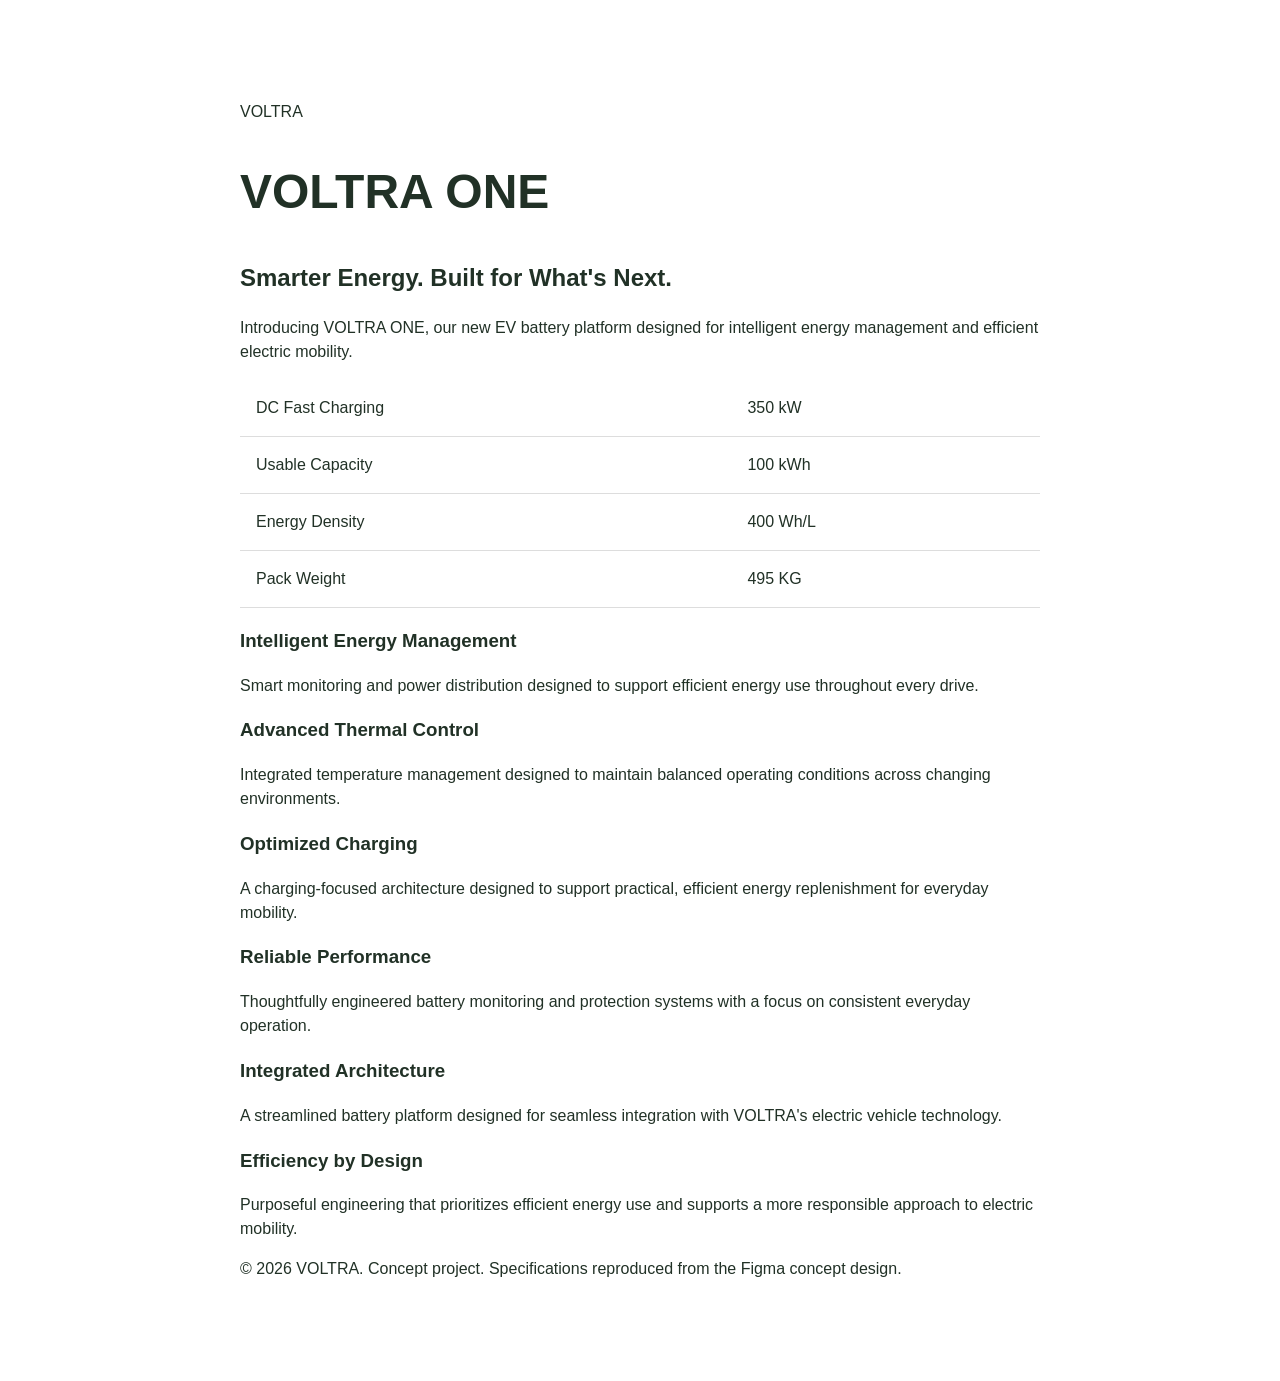
<file: assets/product/voltra-one-specifications.html>
<!doctype html><html lang="en"><head><meta charset="utf-8"><meta name="viewport" content="width=device-width,initial-scale=1"><title>VOLTRA ONE — Specification Brochure</title><style>body{max-width:800px;margin:60px auto;padding:24px;font:16px/1.5 Arial;color:#213126}h1{font-size:48px}table{border-collapse:collapse;width:100%}td{padding:16px;border-bottom:1px solid #ddd}@media print{body{margin:0}}</style></head><body><p>VOLTRA</p><h1>VOLTRA ONE</h1><h2>Smarter Energy. Built for What's Next.</h2><p>Introducing VOLTRA ONE, our new EV battery platform designed for intelligent energy management and efficient electric mobility.</p><table><tr><td>DC Fast Charging</td><td>350 kW</td></tr><tr><td>Usable Capacity</td><td>100 kWh</td></tr><tr><td>Energy Density</td><td>400 Wh/L</td></tr><tr><td>Pack Weight</td><td>495 KG</td></tr></table><h3>Intelligent Energy Management</h3><p>Smart monitoring and power distribution designed to support efficient energy use throughout every drive.</p><h3>Advanced Thermal Control</h3><p>Integrated temperature management designed to maintain balanced operating conditions across changing environments.</p><h3>Optimized Charging</h3><p>A charging-focused architecture designed to support practical, efficient energy replenishment for everyday mobility.</p><h3>Reliable Performance</h3><p>Thoughtfully engineered battery monitoring and protection systems with a focus on consistent everyday operation.</p><h3>Integrated Architecture</h3><p>A streamlined battery platform designed for seamless integration with VOLTRA's electric vehicle technology.</p><h3>Efficiency by Design</h3><p>Purposeful engineering that prioritizes efficient energy use and supports a more responsible approach to electric mobility.</p><p>© 2026 VOLTRA. Concept project. Specifications reproduced from the Figma concept design.</p></body></html>
</file>
<file: styles.css>
@font-face {
  font-family:Geist;
  src:url("assets/fonts/geist-400.ttf") format("truetype");
  font-weight:400;
  font-style:normal;
  font-display:swap;
}

@font-face {
  font-family:Geist;
  src:url("assets/fonts/geist-500.ttf") format("truetype");
  font-weight:500;
  font-style:normal;
  font-display:swap;
}

@font-face {
  font-family:Geist;
  src:url("assets/fonts/geist-600.ttf") format("truetype");
  font-weight:600;
  font-style:normal;
  font-display:swap;
}

@font-face {
  font-family:Geist;
  src:url("assets/fonts/geist-700.ttf") format("truetype");
  font-weight:700;
  font-style:normal;
  font-display:swap;
}

:root {
  --green:#3b5845;
  --text:#2a2a2a;
  --muted:#6e6e6e;
}

* {
  box-sizing:border-box;
}

html {
  scroll-behavior:smooth;
  scroll-padding-top:100px;
}

body {
  margin:0;
  font-family:Geist,Arial,sans-serif;
  color:var(--text);
  font-size:16px;
  line-height:1.25;
}

button,a,input {
  font:inherit;
}

button,a {
  -webkit-tap-highlight-color:transparent;
}

button {
  cursor:pointer;
}

a {
  color:inherit;
  text-decoration:none;
}

button {
  border:0;
}

p,h1,h2,h3,figure {
  margin:0;
}

img {
  display:block;
}

h1,h2 {
  font-weight:600;
}

h2 {
  font-size:56px;
  line-height:1.25;
  letter-spacing:-1.8px;
}

button:focus-visible,a:focus-visible,input:focus-visible {
  outline:3px solid #91bc9e;
  outline-offset:5px;
}

.page {
  max-width:1440px;
  margin:auto;
  position:relative;
  overflow:hidden;
}

.container {
  width:calc(100% - 240px);
  max-width:1200px;
  margin:auto;
}

.skip-link {
  position:fixed;
  top:-80px;
  left:20px;
  z-index:50;
  background:white;
  padding:16px;
}

.skip-link:focus {
  top:20px;
}

.button {
  display:inline-flex;
  align-items:center;
  justify-content:center;
  gap:6px;
  border:1px solid #4e745b;
  border-radius:100px;
  padding:18px 26px;
  background:var(--green);
  color:white;
  font-weight:600;
  white-space:nowrap;
  box-shadow:inset 0 2px 4px #58836794,0 2px 2px #3b58451f;
  line-height:20px;
  transition:background .2s,transform .2s;
}

.button img {
  margin:0 4px;
}

.button:hover {
  background:#2b4032;
  transform:translateY(-2px);
}

.button-white,.button-outline {
  background:white;
  color:var(--green);
}

.button-white {
  border-color:#e0ebe4;
  box-shadow:none;
}

.button-outline {
  box-shadow:inset 0 2px 4px #2a2a2a3d,0 2px 4px #3b58451f;
}

.button-white:hover,.button-outline:hover {
  background:#e0ebe4;
}

.button-group {
  display:flex;
  gap:8px;
}

.hero {
  height:900px;
  position:relative;
  overflow:hidden;
  border-radius:0 0 40px 40px;
  color:white;
}

.hero-picture,.hero-overlay {
  position:absolute;
  inset:0;
}

.hero-picture img {
  position:absolute;
  width:111.05%;
  height:111.48%;
  left:-5.5%;
  top:.02%;
  object-fit:fill;
}

.hero-overlay {
  background:radial-gradient(ellipse 803px 502px at 50% 296px,#2a2a2ab8,transparent),linear-gradient(#2a2a2a66,transparent 85.111%);
}

/* Each Hero Slider variant has its own image crop and overlay in Figma. */
.hero[data-slide="2"] .hero-overlay {
  background:radial-gradient(ellipse 803px 502px at 50% 296px,#2a2a2aa3,transparent),linear-gradient(#2a2a2a52,transparent 71.278%);
}

.hero[data-slide="3"] .hero-overlay {
  background:radial-gradient(ellipse 803px 502px at 50% 296px,#2a2a2aa3,transparent),linear-gradient(#2a2a2a52,transparent 108.56%);
}

@media (min-width:801px) {
  .hero[data-slide="2"] .hero-picture img {
    width:108.94%;
    height:116.31%;
    left:-4.44%;
    top:-8.14%;
  }

  .hero[data-slide="3"] .hero-picture img {
    width:100%;
    height:160%;
    left:-.01%;
    top:-58.2%;
  }
}

.hero-content {
  position:absolute;
  top:336px;
  left:50%;
  transform:translate(-50%,-50%);
  width:590px;
  text-align:center;
  display:flex;
  align-items:center;
  flex-direction:column;
}

.hero h1 {
  font-size:64px;
  line-height:1;
  letter-spacing:-1.8px;
}

.hero-content p {
  margin-top:16px;
  line-height:20px;
}

.hero-content .button {
  margin-top:40px;
  width:224px;
}

.hero-content p {
  text-wrap:pretty;
}

.slider-arrow {
  position:absolute;
  top:50%;
  transform:translateY(-50%);
  border:1px solid white;
  padding:12px;
  background:transparent;
  border-radius:50%;
  transition:background .2s;
}

.slider-arrow:hover {
  background:#ffffff30;
}

.previous {
  left:48px;
}

.next {
  right:47px;
}

.partners {
  position:absolute;
  bottom:32px;
  left:50%;
  transform:translateX(-50%);
  width:794px;
  display:flex;
  gap:48px;
  justify-content:center;
  align-items:center;
}

.partner-two {
  width:102px;
  height:40px;
  display:grid;
  place-items:center;
}

.partner-three {
  width:146px;
  height:38px;
  position:relative;
}

.partner-three img:first-child {
  position:absolute;
  left:4.42px;
  top:3.26px;
}

.partner-three img:last-child {
  position:absolute;
  left:32.32px;
  top:13.03px;
}

.partner-four {
  width:126px;
  height:28px;
  position:relative;
}

.partner-four img:first-child {
  position:absolute;
  left:0;
  top:.2px;
}

.partner-four img:last-child {
  position:absolute;
  left:40.8px;
  top:0;
}

.about {
  padding-top:120px;
  padding-bottom:120px;
}

.about h2 {
  line-height:1.15;
  width:590px;
}

.about-row {
  display:flex;
  justify-content:space-between;
  align-items:center;
  margin-top:24px;
  margin-bottom:64px;
  gap:28px;
}

.about-row>p {
  width:488px;
  color:var(--muted);
}

.media-grid {
  height:546px;
  position:relative;
}

.media-grid figure {
  position:absolute;
  overflow:hidden;
  border-radius:28px;
}

.media-grid .people {
  left:0;
  top:0;
  width:49.167%;
  height:263px;
}

.media-grid .precision {
  left:0;
  bottom:0;
  width:32.25%;
  height:263px;
}

.media-grid .journey {
  right:0;
  top:0;
  width:66.125%;
  height:546px;
}

.crop {
  position:absolute;
  inset:0;
  overflow:hidden;
}

.people img {
  position:absolute;
  width:100%;
  height:336.5%;
  left:.07%;
  top:-87.52%;
}

.precision img {
  position:absolute;
  width:119.28%;
  height:175.51%;
  left:-19.18%;
  top:-45.77%;
}

.journey>img {
  width:100%;
  height:100%;
}

.media-grid figcaption {
  position:absolute;
  bottom:20px;
  right:24px;
  color:white;
  font-weight:600;
  text-transform:uppercase;
  font-size:16px;
  z-index:1;
}

.people:after,.precision:after {
  content:"";
  position:absolute;
  inset:0;
  background:linear-gradient(145deg,transparent 43%,#2a2a2a52 88%);
}

.battery {
  height:1163px;
  position:relative;
  isolation:isolate;
  border-radius:32px;
  background:linear-gradient(white,#dde3de);
  overflow:hidden;
}

.battery-heading {
  padding-top:120px;
  text-align:center;
  position:relative;
  z-index:2;
}

.eyebrow {
  font-size:14px;
  color:#4e745b;
  text-transform:uppercase;
  font-weight:700;
  line-height:1.4;
  margin-bottom:16px;
}

.battery h2 {
  font-size:64px;
  line-height:1;
  letter-spacing:-1.8px;
}

.battery-image {
  position:absolute;
  z-index:3;
  pointer-events:none;
  width:89.028%;
  height:495px;
  left:4.44%;
  top:332.5px;
  overflow:hidden;
  filter:drop-shadow(-4px 7px 17px #0000000a);
}

.battery-image img {
  position:absolute;
  width:100%;
  height:162.1%;
  top:-38.51%;
  left:0;
}

.battery-bottom {
  position:absolute;
  z-index:1;
  bottom:120px;
  left:0;
  right:0;
  display:grid;
  grid-template-columns:2.049fr 1fr;
  gap:20px;
  align-items:end;
}

.features {
  height:431px;
  display:flex;
  gap:20px;
  padding-bottom:104px;
}

.features article {
  flex:1;
  border-left:1px solid var(--green);
  padding:0 24px;
  display:flex;
  flex-direction:column;
  justify-content:flex-end;
  gap:24px;
}

.features h3 {
  font-size:16px;
  font-weight:600;
  line-height:1.25;
  color:#2b4032;
}

.battery-description {
  display:flex;
  flex-direction:column;
  gap:48px;
  align-items:flex-start;
}

.battery-description p {
  color:#4a4a4a;
}

.battery-description strong {
  font-weight:500;
}

.vehicles {
  height:1064px;
  position:relative;
  padding-top:120px;
}

.vehicle-content {
  width:488px;
}

.vehicle-content p {
  color:var(--muted);
  margin-top:24px;
}

.vehicle-content .button-group {
  margin-top:48px;
}

.vehicle-media {
  position:absolute;
  right:0;
  bottom:120px;
  width:575px;
  height:824px;
}

.vehicle-base {
  position:absolute;
  inset:0;
  border-radius:32px;
  overflow:hidden;
}

.vehicle-base img {
  position:absolute;
  height:107.75%;
  width:386.01%;
  left:-253.73%;
  top:.02%;
}

.vehicle-type {
  position:absolute;
  bottom:350px;
  right:116px;
}

.vehicle-cropped {
  position:absolute;
  bottom:0;
  right:0;
  width:695px;
  height:621px;
  overflow:hidden;
  border-radius:32px;
}

.vehicle-cropped img {
  position:absolute;
  height:122.06%;
  width:326.65%;
  left:-198.56%;
  top:-10.93%;
}

.sustainability {
  height:852px;
  border-radius:32px;
  overflow:hidden;
  position:relative;
  color:white;
  display:grid;
  place-items:center;
}

.sustainability-picture,.sustainability-overlay {
  position:absolute;
  inset:0;
}

.sustainability-picture img {
  position:absolute;
  width:100%;
  height:225.15%;
  top:-25.42%;
  left:.01%;
}

.sustainability-overlay {
  background:radial-gradient(ellipse 855px 506px at 50% 346px,#2b4032b8,transparent),#2b403233;
}

.sustainability-content {
  position:relative;
  text-align:center;
  display:flex;
  flex-direction:column;
  align-items:center;
}

.sustainability-content h2 {
  letter-spacing:-1.3px;
}

.sustainability-content p {
  max-width:589px;
  margin-top:24px;
  line-height:20px;
}

.sustainability-content>.button {
  margin-top:48px;
  border-color:#ffffff1f;
}

.socials {
  display:flex;
  gap:24px;
  align-items:center;
}

.sustainability .socials {
  margin-top:40px;
}

.social {
  background:transparent;
  padding:0;
  transition:transform .2s;
}

.social:hover {
  transform:translateY(-3px);
}

#main + footer {
  margin-top:8px;
}

footer {
  height:900px;
  background:#2a2a2a;
  border-radius:32px;
  color:white;
  position:relative;
  overflow:hidden;
  margin-bottom:8px;
}

.footer-inner {
  padding-top:120px;
}

.contact-row {
  display:flex;
  justify-content:space-between;
  align-items:flex-end;
  gap:32px;
}

.contact-row h2 {
  width:488px;
}

.contact-row p {
  width:387px;
  color:#c2c2c2;
  margin-top:24px;
}

.contact-button {
  width:387px;
}

.contact-button span {
  font-weight:400;
}

.separator {
  height:1px;
  overflow:hidden;
  margin-top:80px;
}

.footer-row {
  display:flex;
  justify-content:space-between;
  align-items:flex-start;
  margin-top:55px;
}

.footer-links {
  display:flex;
  gap:20px;
  font-size:14px;
}

.footer-links>div {
  width:184px;
  display:flex;
  flex-direction:column;
  gap:12px;
}

.footer-links h3 {
  text-transform:uppercase;
  font-size:14px;
  font-weight:500;
  line-height:1.4;
  margin-bottom:12px;
}

.footer-links a,.footer-links button {
  color:#c2c2c2;
  background:none;
  padding:0;
  text-align:left;
  line-height:1.25;
}

.footer-links a:hover,.footer-links button:hover {
  color:white;
  text-decoration:underline;
}

.footer-row .socials {
  gap:8px;
}

.footer-row .social {
  padding:16px;
  background:#333;
  border-radius:50%;
}

.copyright {
  position:absolute;
  right:120px;
  top:642px;
  color:#808080;
}

.footer-wordmark {
  position:absolute;
  left:120px;
  top:684px;
}

dialog {
  border:1px solid #dde3de;
  border-radius:28px;
  padding:48px;
  max-width:620px;
  width:calc(100% - 32px);
  color:var(--text);
  box-shadow:0 24px 90px #0004;
}

dialog::backdrop {
  background:#17251dcc;
  backdrop-filter:blur(5px);
}

dialog h2 {
  font-size:36px;
  line-height:1.15;
  margin-bottom:20px;
}

dialog p {
  color:var(--muted);
  line-height:1.6;
}

dialog .button {
  margin-top:24px;
}

.dialog-close {
  position:absolute;
  right:16px;
  top:12px;
  font-size:28px;
  background:none;
  color:var(--green);
}

.simulation-controls {
  display:grid;
  gap:18px;
  margin-top:24px;
}

.simulation-controls label {
  display:grid;
  gap:8px;
}

.simulation-controls input {
  width:100%;
  accent-color:var(--green);
}

.simulation-result {
  background:#e0ebe4;
  padding:20px;
  border-radius:16px;
  color:var(--green);
  margin-top:20px;
}

.simulation-result strong {
  font-size:36px;
}

.dialog-list {
  display:grid;
  gap:12px;
  margin-top:20px;
}

.dialog-list div {
  padding:16px;
  background:#f3f6f3;
  border-radius:12px;
}

@media(min-width:1441px) {
  body {
    background:#f7f8f7;
  }
  .page {
    background:white;
  }
}

@media(max-width:1250px) and (min-width:801px) {
  .container {
    width:calc(100% - 96px);
  }
  .about-row {
    align-items:flex-start;
  }
  .about-row>p {
    width:45%;
  }
  .button {
    padding:16px 18px;
  }
  .vehicle-content {
    width:40%;
  }
  .vehicle-content h2 {
    font-size:46px;
  }
  .vehicle-content .button-group {
    flex-direction:column;
    align-items:flex-start;
  }
  .vehicle-media {
    transform:scale(.83);
    transform-origin:right bottom;
  }
  .battery-bottom {
    grid-template-columns:1.7fr 1fr;
  }
  .features article {
    padding:0 16px;
  }
  .footer-wordmark {
    left:48px;
  }
  .copyright {
    right:48px;
  }
  .contact-row h2 {
    font-size:48px;
    width:auto;
  }
  .contact-row p {
    max-width:350px;
  }
  .footer-wordmark {
    transform:scale(.85);
    transform-origin:left top;
  }
}

@media(max-width:800px) {
  h2 {
    font-size:38px;
    letter-spacing:-1px;
  }
  .container {
    width:calc(100% - 40px);
  }
  .hero {
    height:780px;
    border-radius:0 0 28px 28px;
  }
  .hero-picture img {
    width:auto;
    height:100%;
    left:50%;
    transform:translateX(-50%);
    object-fit:cover;
    min-width:100%;
  }
  .hero-overlay {
    background:radial-gradient(ellipse at 50% 30%,#2a2a2aa8,transparent),linear-gradient(#2a2a2a55,transparent);
  }
  .hero-content {
    top:285px;
    width:calc(100% - 72px);
  }
  .hero h1 {
    font-size:44px;
    letter-spacing:-1.1px;
  }
  .hero-content p {
    font-size:15px;
    line-height:1.4;
  }
  .desktop-break {
    display:none;
  }
  .hero-content .button {
    margin-top:28px;
  }
  .slider-arrow {
    top:65%;
  }
  .previous {
    left:20px;
  }
  .next {
    right:20px;
  }
  .partners {
    transform:translateX(-50%) scale(.52);
    bottom:22px;
  }
  .about {
    padding-top:72px;
    padding-bottom:72px;
  }
  .about h2 {
    width:auto;
  }
  .about-row {
    flex-direction:column;
    align-items:flex-start;
    gap:28px;
    margin-bottom:36px;
  }
  .about-row>p {
    width:auto;
  }
  .button {
    padding:16px 20px;
    font-size:14px;
    gap:2px;
  }
  .button-group {
    flex-wrap:wrap;
  }
  .media-grid {
    height:auto;
    display:grid;
    gap:16px;
    grid-template-columns:1fr 1fr;
  }
  .media-grid figure {
    position:relative!important;
    width:100%!important;
    inset:auto!important;
    height:220px!important;
    border-radius:20px;
  }
  .media-grid .people {
    grid-column:1/-1;
  }
  .media-grid .journey {
    grid-column:2;
    grid-row:2;
  }
  .media-grid figcaption {
    font-size:11px;
    right:12px;
    bottom:14px;
    max-width:90%;
    text-align:right;
  }
  .people img {
    height:336.5%;
    top:-87.52%;
  }
  .journey>img {
    object-fit:cover;
    object-position:right;
  }
  .precision img {
    object-fit:cover;
  }
  .battery {
    height:auto;
    padding:64px 0;
    border-radius:24px;
  }
  .battery-heading {
    padding:0 16px;
  }
  .battery h2 {
    font-size:42px;
  }
  .eyebrow {
    font-size:11px;
  }
  .battery-image {
    position:relative;
    width:100%;
    height:270px;
    left:0;
    top:0;
    margin-top:32px;
  }
  .battery-image img {
    height:auto;
    top:-22%;
    width:100%;
  }
  .battery-bottom {
    position:static;
    display:flex;
    flex-direction:column;
    gap:36px;
    align-items:stretch;
  }
  .features {
    height:165px;
    padding:0;
    gap:12px;
  }
  .features article {
    padding:0 12px;
    gap:16px;
  }
  .features h3 {
    font-size:12px;
  }
  .battery-description {
    gap:24px;
  }
  .vehicles {
    height:auto;
    padding:72px 0;
  }
  .vehicle-content {
    width:auto;
  }
  .vehicle-content h2 {
    font-size:38px;
  }
  .vehicle-content .button-group {
    margin-top:28px;
  }
  .vehicle-media {
    position:relative;
    right:auto;
    bottom:auto;
    width:575px;
    height:824px;
    transform:scale(var(--vehicle-scale,.58));
    transform-origin:left top;
    margin-top:40px;
    margin-left:calc(100% - 575px * var(--vehicle-scale,.58));
    margin-bottom:calc(-824px * (1 - var(--vehicle-scale,.58)));
  }
  .sustainability {
    height:660px;
    border-radius:24px;
  }
  .sustainability-picture img {
    width:auto;
    height:150%;
    top:-10%;
    left:50%;
    transform:translateX(-50%);
  }
  .sustainability-content {
    padding:40px 24px;
  }
  .sustainability h2 {
    font-size:38px;
  }
  .sustainability-content p {
    font-size:15px;
    line-height:1.5;
  }
  .sustainability-content>.button {
    margin-top:32px;
  }
  footer {
    height:auto;
    min-height:850px;
    border-radius:24px;
    padding-bottom:150px;
  }
  .footer-inner {
    padding-top:64px;
  }
  .contact-row {
    flex-direction:column;
    align-items:flex-start;
  }
  .contact-row h2,.contact-row p {
    width:auto;
  }
  .contact-button {
    width:100%;
    font-size:13px;
  }
  .separator {
    margin-top:48px;
  }
  .footer-row {
    margin-top:36px;
    gap:32px;
    flex-wrap:wrap;
  }
  .footer-links {
    width:100%;
    gap:24px;
  }
  .footer-links>div {
    width:calc(50% - 12px);
  }
  .copyright {
    position:static;
    margin-top:36px;
    font-size:13px;
  }
  .footer-wordmark {
    top:auto;
    bottom:-4px;
    left:20px;
    transform:scale(var(--wordmark-scale,.28));
    transform-origin:left bottom;
  }
  dialog {
    padding:40px 24px;
  }
  dialog h2 {
    font-size:30px;
  }
}

@media(prefers-reduced-motion:reduce) {
  html {
    scroll-behavior:auto;
  }
  * {
    transition:none!important;
  }
}

/* Keep feature SVGs at their intrinsic 24px dimensions inside flex columns. */
.features article>img {
  align-self:flex-start;
  flex:none;
}
</file>
<file: navigation.css>
/* Navigation adapted from code 2; shared by both code 1 pages. */
.navbar-fixed {
  position: fixed;
  top: 16px;
  left: 50%;
  transform: translateX(-50%);
  width: calc(100% - 64px);
  max-width: 1256px;
  height: 74px;
  padding: 16px 24px;
  display: flex;
  align-items: center;
  justify-content: space-between;
  border-radius: 100px;
  background: rgba(42, 42, 42, 0.38);
  backdrop-filter: blur(12px);
  -webkit-backdrop-filter: blur(12px);
  border: 1px solid rgba(255, 255, 255, 0.12);
  box-shadow: 0px 4px 12px 0px rgba(42,42,42,.08);
  z-index: 1000;
  transition: all .28s cubic-bezier(.16,1,.3,1);
}

.navbar-fixed.scrolled {
  background: rgba(28, 28, 28, 0.72);
  border-color: rgba(255, 255, 255, 0.16);
  box-shadow: 0 10px 30px rgba(0, 0, 0, 0.18);
}

.nav-brand {
  display: flex;
  align-items: center;
  flex-shrink: 0;
}

.nav-logo {
  height: 24px;
  width: 134px;
}

.nav-menu {
  display: flex;
  align-items: center;
  gap: 6px;
  list-style: none;
}

.nav-item {
  position: relative;
}

.nav-link {
  display: inline-flex;
  align-items: center;
  gap: 6px;
  padding: 10px 14px;
  border-radius: 100px;
  font-size: 14px;
  font-weight: 500;
  color: #fff;
  line-height: 1.4;
  white-space: nowrap;
  transition: all .28s cubic-bezier(.16,1,.3,1);
}

.nav-link:hover,
.nav-item.open > .nav-link {
  background: rgba(255, 255, 255, 0.12);
}

.nav-caret {
  width: 14px;
  height: 14px;
  transition: transform 0.2s ease;
}

.nav-item.open .nav-caret {
  transform: rotate(180deg);
}

/* Nav Dropdown Menu */
.nav-dropdown {
  position: absolute;
  top: calc(100% + 12px);
  left: 0;
  min-width: 200px;
  background: rgba(36, 36, 36, 0.94);
  backdrop-filter: blur(16px);
  -webkit-backdrop-filter: blur(16px);
  border: 1px solid rgba(255, 255, 255, 0.12);
  border-radius: 16px;
  box-shadow: 0 16px 36px rgba(0, 0, 0, 0.35);
  padding: 8px;
  opacity: 0;
  visibility: hidden;
  transform: translateY(-8px);
  transition: all .28s cubic-bezier(.16,1,.3,1);
  z-index: 1010;
  list-style: none;
}

.nav-item.open .nav-dropdown {
  opacity: 1;
  visibility: visible;
  transform: translateY(0);
}

.nav-dropdown-item a {
  display: block;
  padding: 10px 14px;
  border-radius: 8px;
  font-size: 14px;
  font-weight: 400;
  color: #e3e3e3;
  transition: all .28s cubic-bezier(.16,1,.3,1);
}

.nav-dropdown-item a:hover {
  background: rgba(255, 255, 255, 0.1);
  color: #ffffff;
}

/* Nav Contact Button */
.nav-cta-btn {
  display: inline-flex;
  align-items: center;
  gap: 8px;
  background: #fff;
  border: 1px solid #e3e3e3;
  border-radius: 100px;
  padding: 10px 18px;
  color: #3b5845;
  font-size: 14px;
  font-weight: 600;
  line-height: 1.4;
  white-space: nowrap;
  box-shadow: 0 2px 6px rgba(0, 0, 0, 0.04);
}

.nav-cta-btn .cta-icon {
  width: 14px;
  height: 14px;
}

.nav-cta-btn:hover {
  background: #f7faf8;
  transform: translateY(-1px);
  box-shadow: 0 4px 12px rgba(0, 0, 0, 0.08);
}

/* Mobile Nav Toggle */
.mobile-nav-toggle {
  display: none;
  flex-direction: column;
  gap: 5px;
  padding: 8px;
  background: transparent;
  cursor: pointer;
}

.mobile-nav-toggle span {
  display: block;
  width: 22px;
  height: 2px;
  background-color: #fff;
  border-radius: 2px;
  transition: all .28s cubic-bezier(.16,1,.3,1);
}


/* Explicit resets keep the reference independent from the page stylesheet. */
.navbar-fixed ul { margin:0; }
.navbar-fixed .nav-menu { padding:0; }
.navbar-fixed .nav-link { background:transparent; border:0; cursor:pointer; }
.navbar-fixed .nav-link:hover,
.navbar-fixed .nav-item.open>.nav-link { background:rgba(255,255,255,.12); }
.navbar-fixed .nav-dropdown::before { content:""; position:absolute; height:13px; left:0; right:0; top:-13px; }
.navbar-fixed .nav-dropdown-item a:focus-visible { background:rgba(255,255,255,.1); color:#fff; }
.skip-link { z-index:1100; }

@media (max-width:992px) {
  .navbar-fixed { height:64px; padding:12px 20px; gap:16px; }
  .navbar-fixed .nav-menu { display:none; }
  .navbar-fixed .mobile-nav-toggle { display:flex; }
  .navbar-fixed nav { position:absolute; top:100%; left:0; right:0; }
  .navbar-fixed .nav-cta-btn { margin-left:auto; }
  .navbar-fixed .nav-menu.mobile-active {
    display:flex;
    position:absolute;
    top:calc(100% + 12px);
    left:0;
    right:0;
    flex-direction:column;
    align-items:stretch;
    gap:4px;
    padding:12px;
    background:rgba(36,36,36,.97);
    backdrop-filter:blur(16px);
    border:1px solid rgba(255,255,255,.12);
    border-radius:20px;
    box-shadow:0 16px 36px rgba(0,0,0,.35);
    max-height:calc(100dvh - 112px);
    overflow-y:auto;
  }
  .navbar-fixed .nav-link { width:100%; justify-content:space-between; }
  .navbar-fixed .nav-dropdown {
    position:static;
    display:none;
    min-width:0;
    margin:4px 0 8px;
    transform:none;
    box-shadow:none;
  }
  .navbar-fixed .nav-item.open>.nav-dropdown { display:block; }
  .navbar-fixed .nav-dropdown::before { display:none; }
  .mobile-nav-toggle.active span:nth-child(1) { transform:translateY(7px) rotate(45deg); }
  .mobile-nav-toggle.active span:nth-child(2) { opacity:0; }
  .mobile-nav-toggle.active span:nth-child(3) { transform:translateY(-7px) rotate(-45deg); }
}

@media (max-width:480px) {
  .navbar-fixed { width:calc(100% - 32px); padding:12px 16px; gap:12px; }
  .navbar-fixed .nav-logo { width:112px; height:auto; }
  .navbar-fixed .nav-cta-btn { padding:10px 12px; font-size:12px; gap:6px; }
  .navbar-fixed .mobile-nav-toggle { padding:6px; }
}

@media (prefers-reduced-motion:reduce) {
  .navbar-fixed,.navbar-fixed * { transition:none; }
}

@media (max-width:360px) {
  .navbar-fixed .nav-cta-btn span { display:none; }
}
</file>
<file: product.css>
.product-page h1 { font-size:64px; line-height:1; letter-spacing:-1.8px; }
.product-page footer { margin-bottom:0; }
.product-hero { height:1042px; position:relative; background:linear-gradient(#dde3de,white); overflow:hidden; }
.product-intro { position:relative; padding-top:170px; text-align:center; width:692px; margin:auto; z-index:1; }
.product-intro p { width:386px; margin:16px auto 40px; color:#4a4a4a; }
.product-name { position:absolute; top:534px; left:50%; transform:translateX(-50%); font-size:192px; line-height:1.25; font-weight:700; white-space:nowrap; color:transparent; background:linear-gradient(#58836794,#ffffff00); background-clip:text; }
.product-art { position:absolute; overflow:hidden; filter:drop-shadow(-4px 7px 17px #0000000a); }
.product-art img { position:absolute; width:100%; height:171.1%; top:-40.65%; left:0; }
.product-hero .product-art { width:1280px; height:468px; top:574px; left:50%; transform:translateX(-50%); }
.product-specs { position:relative; height:900px; padding-top:120px; }
.spec-heading { display:flex; align-items:baseline; gap:20px; }
.spec-heading h2 { width:488px; flex:none; }
.spec-heading p { width:509px; color:var(--muted); font-weight:500; }
.spec-list { margin-top:56px; width:380px; }
.spec-list>div { height:112px; border-bottom:1px solid #c2c2c2; padding:24px 0; display:flex; gap:16px; }
.spec-list img { margin:2px; flex:none; align-self:flex-start; }
.spec-list dt { font-size:14px; line-height:20px; text-transform:uppercase; color:#4d4d4d; font-weight:500; }
.spec-list dd { margin:4px 0 0; font-size:32px; line-height:40px; font-weight:700; }
.exploded-battery { position:absolute; width:908px; height:598px; top:406px; left:420px; overflow:hidden; }
.exploded-battery img { position:absolute; width:100.27%; height:101.49%; top:0; left:-.14%; }
.product-features { padding:120px 0; background:linear-gradient(white,#dde3de); border-radius:0 0 32px 32px; }
.product-features h2 { line-height:64px; }
.product-feature-heading { display:flex; justify-content:space-between; align-items:center; margin:24px 0 64px; gap:32px; }
.product-feature-heading p { width:488px; color:var(--muted); }
.product-feature-heading .button { width:332px; padding:18px 20px; }
.feature-cards { display:grid; grid-template-columns:repeat(3,minmax(0,1fr)); gap:8px; }
.feature-card { padding:32px; height:280px; border-radius:16px; background:#213126; color:white; display:flex; flex-direction:column; gap:88px; }
.feature-card>img { flex:none; align-self:flex-start; }
.feature-card h3 { font-size:14px; line-height:20px; font-weight:500; text-transform:uppercase; margin-bottom:16px; }
.feature-card p { font-size:14px; line-height:20px; color:#c4c4c4; }
.product-layers { position:relative; height:900px; overflow:hidden; }
.layers-heading { position:relative; padding-top:120px; width:488px; z-index:1; }
.layers-heading h2 { width:488px; line-height:64px; }
.layers-heading p { width:387px; color:var(--muted); margin-top:24px; }
.layer-artwork { position:absolute; width:1440px; height:900px; top:0; left:50%; transform:translateX(-50%); }
.layer-artwork .product-art { left:626px; top:194px; width:1602px; height:586px; }
.layer-hotspot { position:absolute; background:#7fa98d; border:4.8px solid #ffffffcc; border-radius:50%; width:48px; height:48px; display:grid; place-items:center; box-shadow:0 2.4px 14.4px #ffffff52; padding:0; z-index:2; }
.layer-hotspot img { flex:none; }
.layer-hotspot[data-layer="thermal"] { left:764px; top:607px; }
.layer-hotspot[data-layer="integration"] { left:1172px; top:308px; }
.layer-hotspot[data-layer="energy"] { left:1052px; top:488px; }
.layer-hotspot[aria-pressed="true"] { background:#3b5845; box-shadow:0 6.4px 38.4px #ffffffb8; }
.layer-hotspot[data-layer="energy"] { width:64px; height:64px; border-width:6.4px; }
.layer-accordion { position:relative; margin-top:56px; width:388px; z-index:3; }
.layer-item { border-top:1px solid #e6e6e6; }
.layer-item:last-child { border-bottom:1px solid #e6e6e6; }
.layer-trigger { display:flex; align-items:flex-start; width:100%; background:transparent; text-align:left; padding:24px 4px; gap:8px; line-height:24px; font-weight:500; color:black; }
.layer-trigger img { margin:4px 0; flex:none; }
.layer-trigger span { flex:1; }
.layer-copy { padding:0 28px 24px; margin-top:-24px; color:var(--muted); font-size:14px; line-height:20px; }
.layer-copy[hidden] { display:none; }
.product-experience { height:900px; background:#4e745b; border-radius:32px; position:relative; overflow:hidden; display:grid; place-items:center; margin-bottom:8px; }
.experience-background { position:absolute; width:2388px; height:1033px; left:calc(50% - 1093px); top:0; }
.experience-background img,.experience-background canvas { position:absolute; inset:0; width:100%; height:100%; object-fit:cover; }
.experience-content { position:relative; text-align:center; color:white; width:794px; }
.experience-content .eyebrow { color:white; }
.experience-content h2 { font-size:64px; line-height:1; }
.experience-content>p:not(.eyebrow) { width:590px; margin:24px auto 76px; color:#e5e5e5; }

@media (min-width:801px) and (max-width:1250px) {
  .product-hero .product-art { width:95%; }
  .product-name { font-size:14vw; }
  .spec-heading h2 { width:45%; }
  .spec-heading p { width:45%; }
  .exploded-battery { left:40%; width:75%; }
  .feature-card { height:auto; min-height:300px; padding:24px; gap:60px; }
  .product-feature-heading .button { font-size:14px; width:auto; }
  .layer-artwork { left:58%; }
}
@media (max-width:800px) {
  .product-page h1 { font-size:42px; }
  .product-hero { height:760px; }
  .product-intro { width:calc(100% - 40px); padding-top:140px; }
  .product-intro p { max-width:386px; width:100%; margin-bottom:28px; }
  .product-name { font-size:14vw; top:475px; }
  .product-hero .product-art { width:calc(100% - 20px); height:180px; top:520px; }
  .product-hero .product-art img { height:auto; top:-25%; }
  .product-specs { height:auto; padding:64px 0 40px; }
  .spec-heading { display:block; }
  .spec-heading h2,.spec-heading p { width:100%; }
  .spec-heading p { margin-top:24px; }
  .spec-list { margin-top:32px; width:100%; display:grid; grid-template-columns:1fr 1fr; gap:0 16px; }
  .spec-list>div { gap:8px; }
  .spec-list dt { font-size:11px; }
  .spec-list dd { font-size:26px; }
  .exploded-battery { position:relative; left:auto; top:auto; width:100%; height:260px; margin-top:32px; }
  .product-features { padding:64px 0; border-radius:0 0 24px 24px; }
  .product-features h2,.layers-heading h2 { line-height:1.15; }
  .product-feature-heading { align-items:flex-start; flex-direction:column; margin-bottom:32px; gap:24px; }
  .product-feature-heading p { width:100%; }
  .product-feature-heading .button { width:auto; max-width:100%; font-size:13px; padding:16px; }
  .feature-cards { grid-template-columns:1fr; }
  .feature-card { height:auto; min-height:245px; gap:48px; padding:28px; }
  .product-layers { height:auto; padding:64px 0 0; }
  .layers-heading { padding-top:0; width:100%; }
  .layers-heading h2,.layers-heading p { width:100%; }
  .layer-accordion { width:100%; margin-top:32px; }
  .layer-artwork { position:relative; left:auto; transform:none; width:1440px; height:900px; zoom:var(--layer-scale,.27); margin-left:var(--layer-offset,-600px); }
  .product-experience { height:650px; border-radius:24px; }
  .experience-background { width:1725px; height:746px; left:calc(50% - 795px); }
  .experience-content { width:calc(100% - 40px); }
  .experience-content h2 { font-size:42px; }
  .experience-content>p:not(.eyebrow) { width:100%; margin-bottom:40px; line-height:1.5; }
  .experience-content .eyebrow { font-size:11px; }
}
</file>
